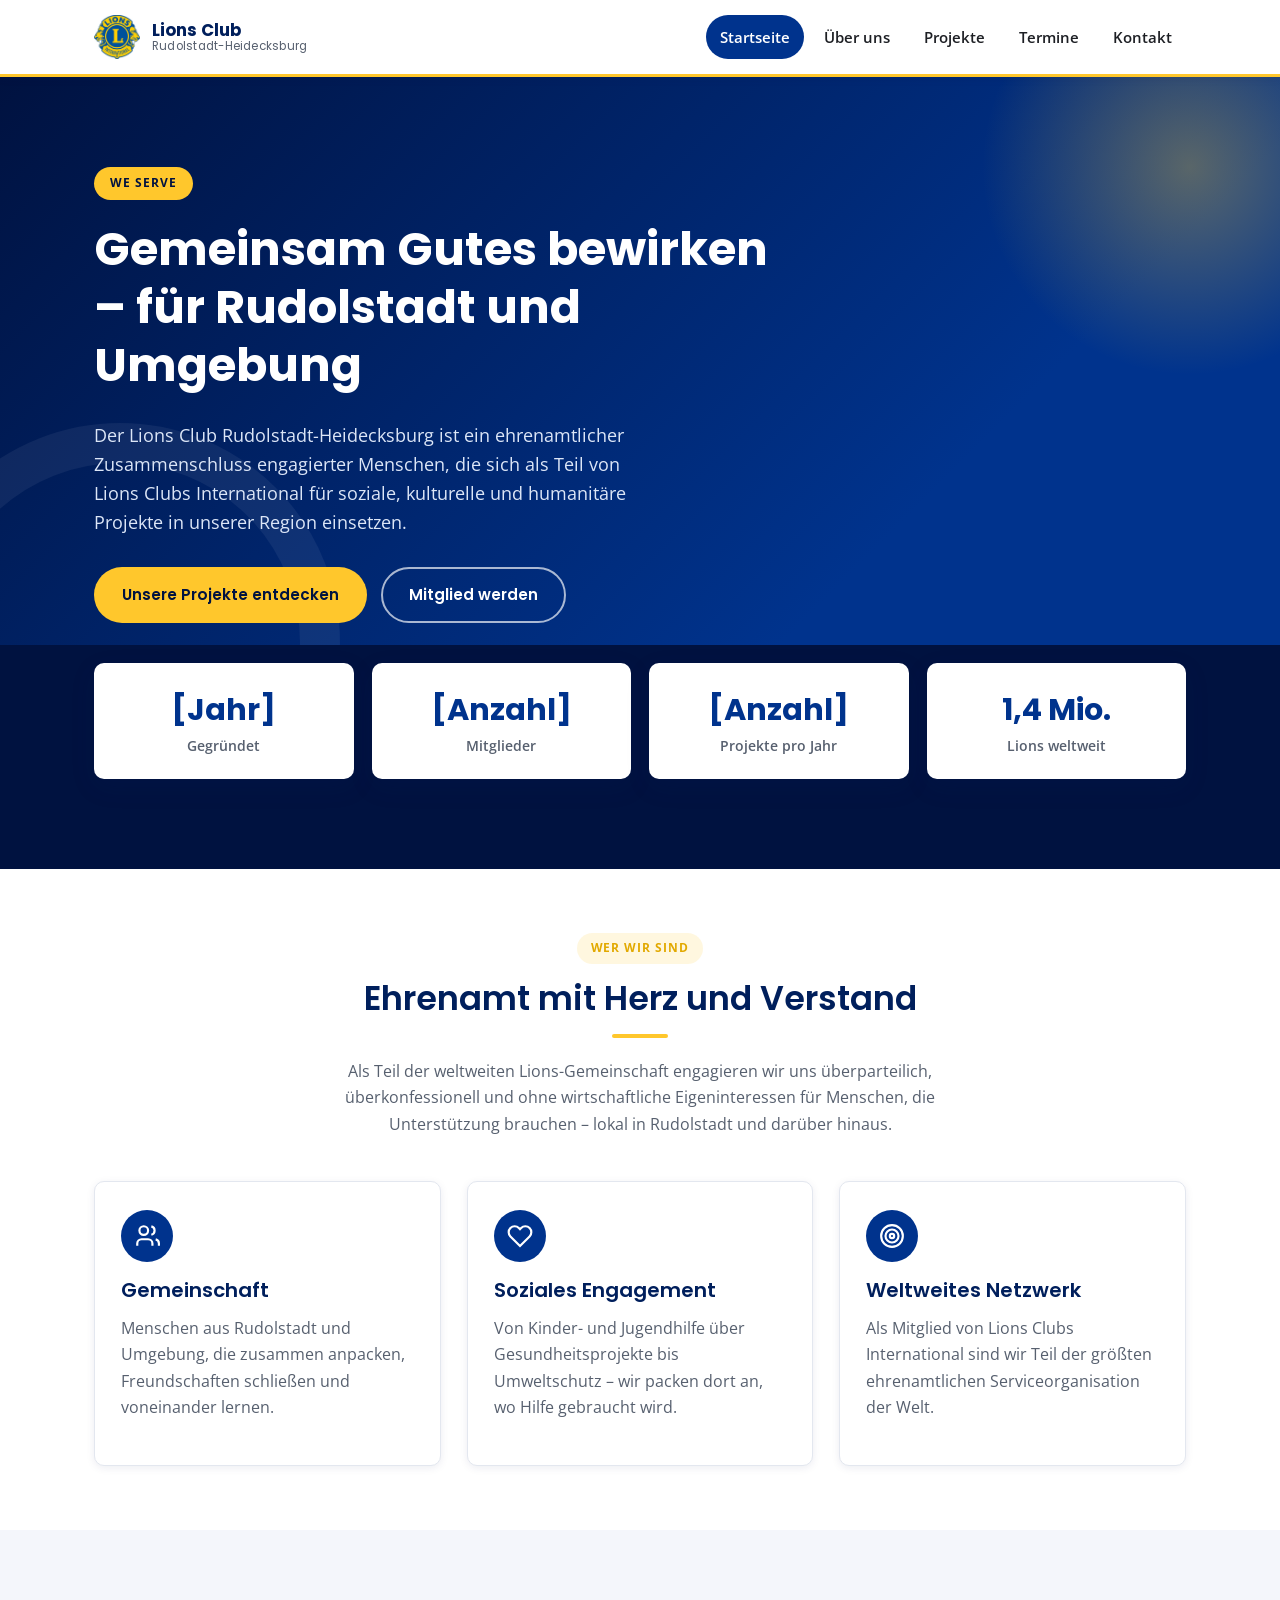
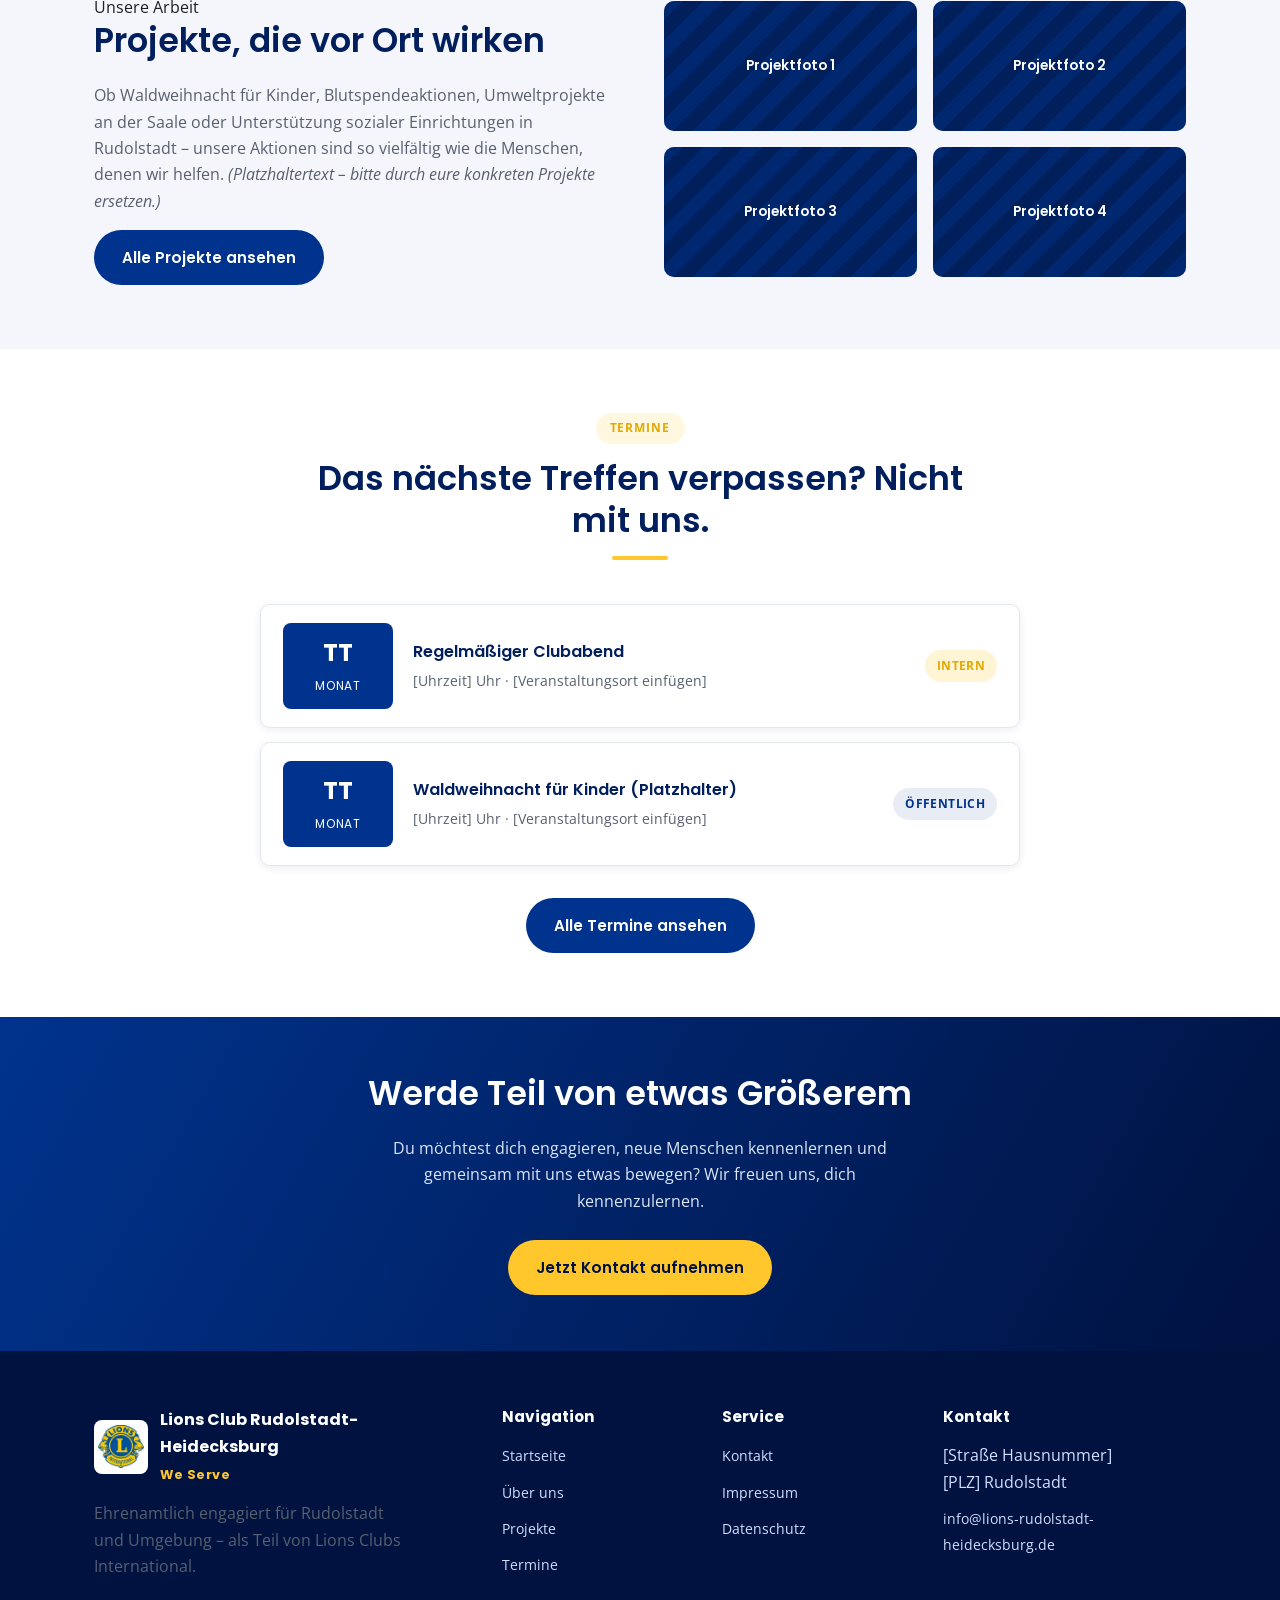
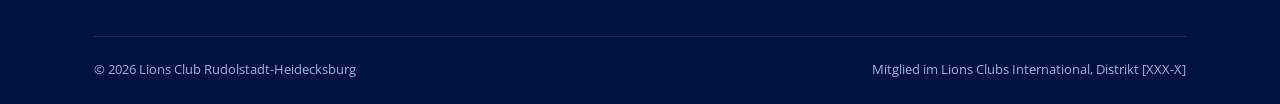
<file: index.html>
<!DOCTYPE html>
<html lang="de">
<head>
<meta charset="UTF-8">
<meta name="viewport" content="width=device-width, initial-scale=1.0">
<title>Lions Club Rudolstadt-Heidecksburg – We Serve</title>
<meta name="description" content="Lions Club Rudolstadt-Heidecksburg: ehrenamtliches Engagement für Menschen in unserer Region. Erfahren Sie mehr über unsere Projekte, Termine und wie Sie mitmachen können.">
<link rel="icon" href="data:image/svg+xml,%3Csvg xmlns='http://www.w3.org/2000/svg' viewBox='0 0 100 100'%3E%3Ccircle cx='50' cy='50' r='48' fill='%2300338d'/%3E%3Ccircle cx='50' cy='50' r='48' fill='none' stroke='%23ffc72c' stroke-width='6'/%3E%3Ctext x='50' y='63' font-family='Arial' font-weight='700' font-size='38' fill='%23ffc72c' text-anchor='middle'%3EL%3C/text%3E%3C/svg%3E">
<link rel="preconnect" href="https://fonts.googleapis.com">
<link rel="preconnect" href="https://fonts.gstatic.com" crossorigin>
<link href="https://fonts.googleapis.com/css2?family=Open+Sans:wght@400;600;700&family=Poppins:wght@500;600;700&display=swap" rel="stylesheet">
<link rel="stylesheet" href="css/style.css">
</head>
<body>

<header class="site-header">
  <div class="nav-wrap">
    <a href="index.html" class="brand">
      <img src="img/logo.jpg" alt="Logo Lions Club Rudolstadt-Heidecksburg" class="lions-badge">
      <span>Lions Club<br><small>Rudolstadt-Heidecksburg</small></span>
    </a>
    <button class="nav-toggle" aria-label="Menü öffnen" aria-expanded="false">
      <span></span><span></span><span></span>
    </button>
    <ul class="nav-links">
      <li><a href="index.html">Startseite</a></li>
      <li><a href="ueber-uns.html">Über uns</a></li>
      <li><a href="projekte.html">Projekte</a></li>
      <li><a href="termine.html">Termine</a></li>
      <li><a href="kontakt.html">Kontakt</a></li>
    </ul>
  </div>
</header>

<section class="hero">
  <div class="container">
    <div class="hero-inner">
      <span class="eyebrow">We Serve</span>
      <h1>Gemeinsam Gutes bewirken – für Rudolstadt und Umgebung</h1>
      <p class="lead">
        Der Lions Club Rudolstadt-Heidecksburg ist ein ehrenamtlicher Zusammenschluss
        engagierter Menschen, die sich als Teil von Lions Clubs International für
        soziale, kulturelle und humanitäre Projekte in unserer Region einsetzen.
      </p>
      <div class="hero-actions">
        <a href="projekte.html" class="btn btn-gold">Unsere Projekte entdecken</a>
        <a href="kontakt.html" class="btn btn-outline">Mitglied werden</a>
      </div>
    </div>
  </div>
</section>

<div class="hero-strip">
  <div class="container">
    <div class="stat-cards">
      <div class="stat-card">
        <div class="num">[Jahr]</div>
        <div class="label">Gegründet</div>
      </div>
      <div class="stat-card">
        <div class="num">[Anzahl]</div>
        <div class="label">Mitglieder</div>
      </div>
      <div class="stat-card">
        <div class="num">[Anzahl]</div>
        <div class="label">Projekte pro Jahr</div>
      </div>
      <div class="stat-card">
        <div class="num">1,4 Mio.</div>
        <div class="label">Lions weltweit</div>
      </div>
    </div>
  </div>
</div>

<section>
  <div class="container">
    <div class="section-header">
      <span class="eyebrow">Wer wir sind</span>
      <h2>Ehrenamt mit Herz und Verstand</h2>
      <p>
        Als Teil der weltweiten Lions-Gemeinschaft engagieren wir uns überparteilich,
        überkonfessionell und ohne wirtschaftliche Eigeninteressen für Menschen, die
        Unterstützung brauchen – lokal in Rudolstadt und darüber hinaus.
      </p>
    </div>

    <div class="grid grid-3">
      <div class="card">
        <div class="icon">
          <svg viewBox="0 0 24 24" fill="none" stroke="currentColor" stroke-width="2"><path d="M17 21v-2a4 4 0 0 0-4-4H7a4 4 0 0 0-4 4v2"/><circle cx="9" cy="7" r="4"/><path d="M23 21v-2a4 4 0 0 0-3-3.87"/><path d="M16 3.13a4 4 0 0 1 0 7.75"/></svg>
        </div>
        <h3>Gemeinschaft</h3>
        <p>Menschen aus Rudolstadt und Umgebung, die zusammen anpacken, Freundschaften
        schließen und voneinander lernen.</p>
      </div>
      <div class="card">
        <div class="icon">
          <svg viewBox="0 0 24 24" fill="none" stroke="currentColor" stroke-width="2"><path d="M20.84 4.61a5.5 5.5 0 0 0-7.78 0L12 5.67l-1.06-1.06a5.5 5.5 0 1 0-7.78 7.78L12 21.23l8.84-8.84a5.5 5.5 0 0 0 0-7.78Z"/></svg>
        </div>
        <h3>Soziales Engagement</h3>
        <p>Von Kinder- und Jugendhilfe über Gesundheitsprojekte bis Umweltschutz –
        wir packen dort an, wo Hilfe gebraucht wird.</p>
      </div>
      <div class="card">
        <div class="icon">
          <svg viewBox="0 0 24 24" fill="none" stroke="currentColor" stroke-width="2"><circle cx="12" cy="12" r="10"/><circle cx="12" cy="12" r="6"/><circle cx="12" cy="12" r="2"/></svg>
        </div>
        <h3>Weltweites Netzwerk</h3>
        <p>Als Mitglied von Lions Clubs International sind wir Teil der größten
        ehrenamtlichen Serviceorganisation der Welt.</p>
      </div>
    </div>
  </div>
</section>

<section class="section-alt">
  <div class="container">
    <div class="grid grid-2" style="align-items:center; gap:48px;">
      <div>
        <span class="eyebrow">Unsere Arbeit</span>
        <h2>Projekte, die vor Ort wirken</h2>
        <p>
          Ob Waldweihnacht für Kinder, Blutspendeaktionen, Umweltprojekte an der
          Saale oder Unterstützung sozialer Einrichtungen in Rudolstadt – unsere
          Aktionen sind so vielfältig wie die Menschen, denen wir helfen.
          <em>(Platzhaltertext – bitte durch eure konkreten Projekte ersetzen.)</em>
        </p>
        <a href="projekte.html" class="btn btn-blue">Alle Projekte ansehen</a>
      </div>
      <div class="grid" style="grid-template-columns:1fr 1fr; gap:16px;">
        <div class="photo-placeholder" style="min-height:130px;"><span>Projektfoto 1</span></div>
        <div class="photo-placeholder" style="min-height:130px;"><span>Projektfoto 2</span></div>
        <div class="photo-placeholder" style="min-height:130px;"><span>Projektfoto 3</span></div>
        <div class="photo-placeholder" style="min-height:130px;"><span>Projektfoto 4</span></div>
      </div>
    </div>
  </div>
</section>

<section>
  <div class="container">
    <div class="section-header">
      <span class="eyebrow">Termine</span>
      <h2>Das nächste Treffen verpassen? Nicht mit uns.</h2>
    </div>
    <div class="events-list" style="max-width:760px; margin:0 auto;">
      <div class="event-row">
        <div class="event-date"><span class="day">TT</span><span class="month">Monat</span></div>
        <div>
          <p class="event-title">Regelmäßiger Clubabend</p>
          <p class="event-meta">[Uhrzeit] Uhr · [Veranstaltungsort einfügen]</p>
        </div>
        <span class="event-badge">Intern</span>
      </div>
      <div class="event-row">
        <div class="event-date"><span class="day">TT</span><span class="month">Monat</span></div>
        <div>
          <p class="event-title">Waldweihnacht für Kinder (Platzhalter)</p>
          <p class="event-meta">[Uhrzeit] Uhr · [Veranstaltungsort einfügen]</p>
        </div>
        <span class="event-badge public">Öffentlich</span>
      </div>
    </div>
    <div style="text-align:center; margin-top:32px;">
      <a href="termine.html" class="btn btn-blue">Alle Termine ansehen</a>
    </div>
  </div>
</section>

<section class="cta-band">
  <div class="container">
    <h2>Werde Teil von etwas Größerem</h2>
    <p>
      Du möchtest dich engagieren, neue Menschen kennenlernen und gemeinsam mit uns
      etwas bewegen? Wir freuen uns, dich kennenzulernen.
    </p>
    <a href="kontakt.html" class="btn btn-gold">Jetzt Kontakt aufnehmen</a>
  </div>
</section>

<footer class="site-footer">
  <div class="container">
    <div class="footer-grid">
      <div>
        <div class="footer-brand">
          <img src="img/logo.jpg" alt="Logo Lions Club Rudolstadt-Heidecksburg" class="lions-badge">
          <div>
            <strong>Lions Club Rudolstadt-Heidecksburg</strong>
            <span class="motto">We Serve</span>
          </div>
        </div>
        <p style="max-width:320px;">
          Ehrenamtlich engagiert für Rudolstadt und Umgebung – als Teil von
          Lions Clubs International.
        </p>
      </div>
      <div>
        <h4>Navigation</h4>
        <ul class="footer-links">
          <li><a href="index.html">Startseite</a></li>
          <li><a href="ueber-uns.html">Über uns</a></li>
          <li><a href="projekte.html">Projekte</a></li>
          <li><a href="termine.html">Termine</a></li>
        </ul>
      </div>
      <div>
        <h4>Service</h4>
        <ul class="footer-links">
          <li><a href="kontakt.html">Kontakt</a></li>
          <li><a href="impressum.html">Impressum</a></li>
          <li><a href="datenschutz.html">Datenschutz</a></li>
        </ul>
      </div>
      <div>
        <h4>Kontakt</h4>
        <ul class="footer-links">
          <li>[Straße Hausnummer]<br>[PLZ] Rudolstadt</li>
          <li><a href="mailto:info@lions-rudolstadt-heidecksburg.de">info@lions-rudolstadt-heidecksburg.de</a></li>
        </ul>
      </div>
    </div>
    <div class="footer-bottom">
      <span>© <span data-current-year>2026</span> Lions Club Rudolstadt-Heidecksburg</span>
      <span>Mitglied im Lions Clubs International, Distrikt [XXX-X]</span>
    </div>
  </div>
</footer>

<script src="js/script.js"></script>
</body>
</html>
</file>
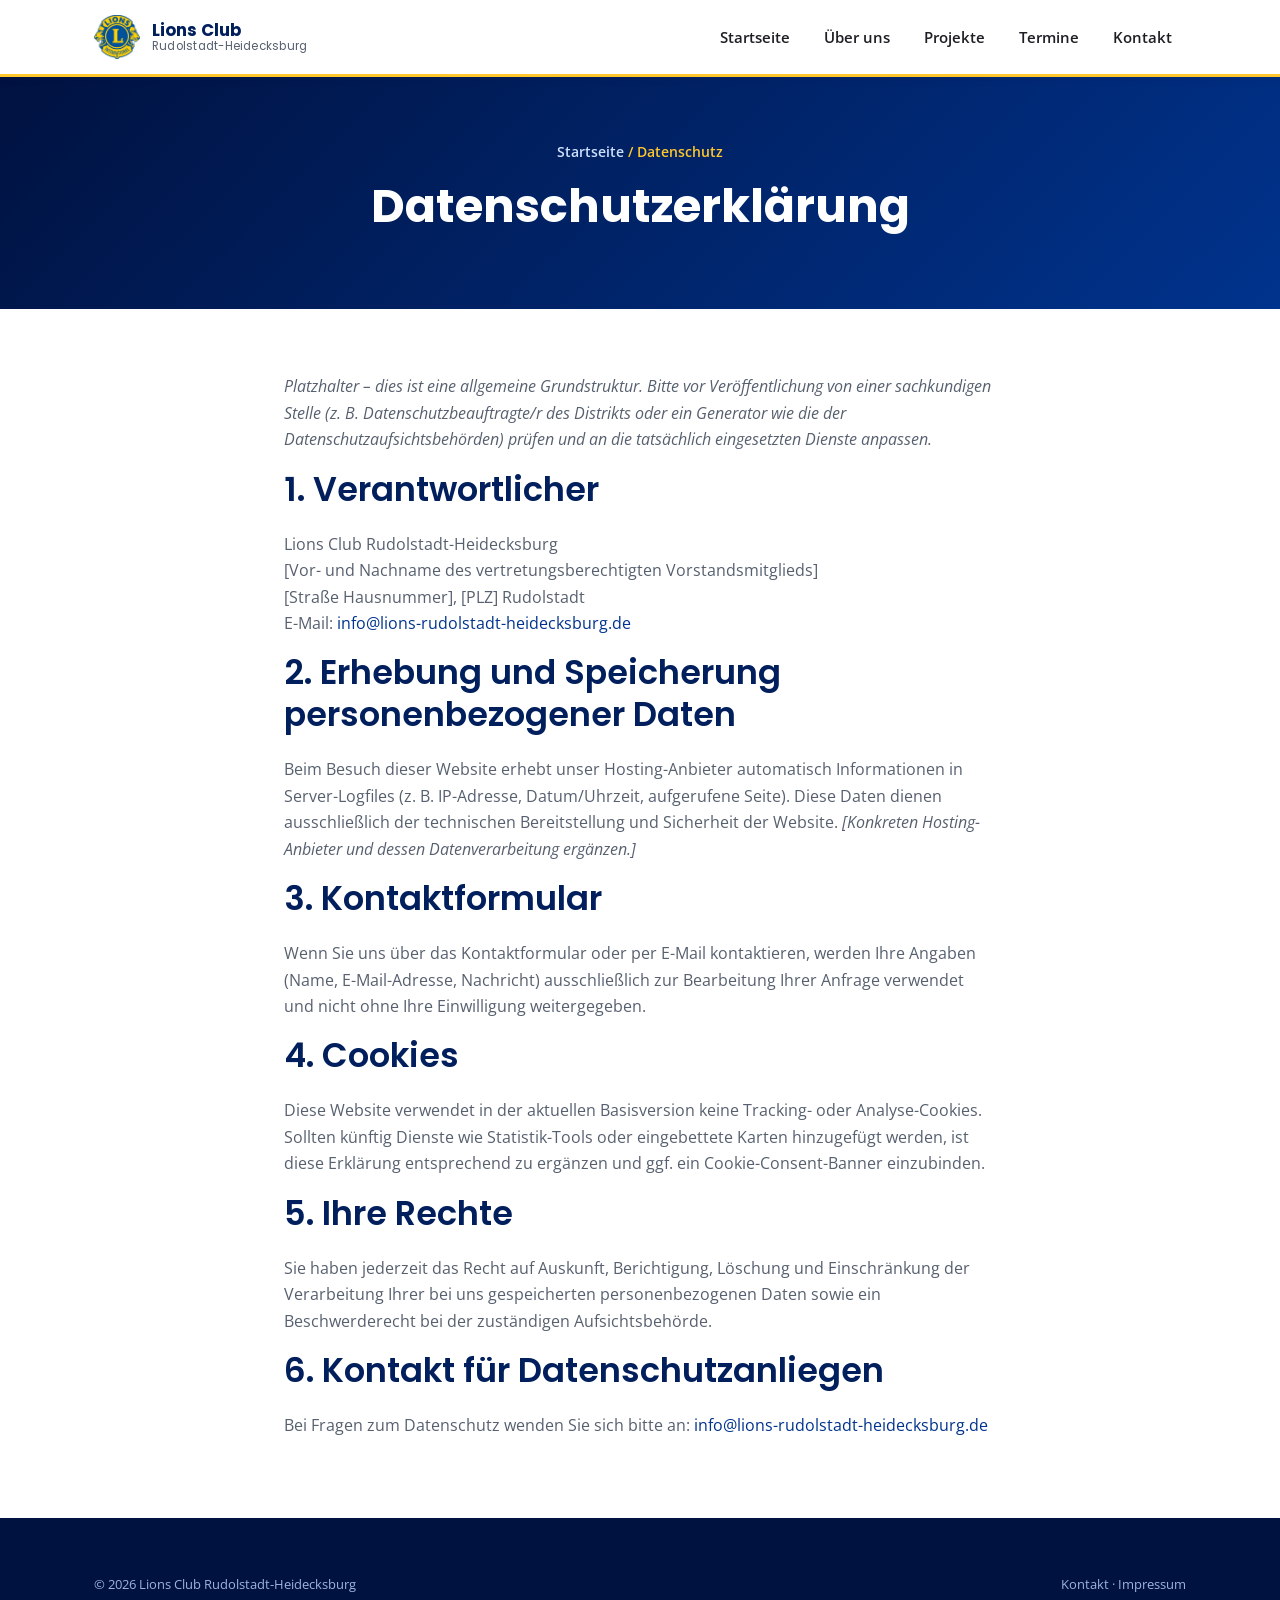
<file: datenschutz.html>
<!DOCTYPE html>
<html lang="de">
<head>
<meta charset="UTF-8">
<meta name="viewport" content="width=device-width, initial-scale=1.0">
<title>Datenschutz – Lions Club Rudolstadt-Heidecksburg</title>
<link rel="icon" href="data:image/svg+xml,%3Csvg xmlns='http://www.w3.org/2000/svg' viewBox='0 0 100 100'%3E%3Ccircle cx='50' cy='50' r='48' fill='%2300338d'/%3E%3Ccircle cx='50' cy='50' r='48' fill='none' stroke='%23ffc72c' stroke-width='6'/%3E%3Ctext x='50' y='63' font-family='Arial' font-weight='700' font-size='38' fill='%23ffc72c' text-anchor='middle'%3EL%3C/text%3E%3C/svg%3E">
<link rel="preconnect" href="https://fonts.googleapis.com">
<link rel="preconnect" href="https://fonts.gstatic.com" crossorigin>
<link href="https://fonts.googleapis.com/css2?family=Open+Sans:wght@400;600;700&family=Poppins:wght@500;600;700&display=swap" rel="stylesheet">
<link rel="stylesheet" href="css/style.css">
</head>
<body>

<header class="site-header">
  <div class="nav-wrap">
    <a href="index.html" class="brand">
      <img src="img/logo.jpg" alt="Logo Lions Club Rudolstadt-Heidecksburg" class="lions-badge">
      <span>Lions Club<br><small>Rudolstadt-Heidecksburg</small></span>
    </a>
    <button class="nav-toggle" aria-label="Menü öffnen" aria-expanded="false">
      <span></span><span></span><span></span>
    </button>
    <ul class="nav-links">
      <li><a href="index.html">Startseite</a></li>
      <li><a href="ueber-uns.html">Über uns</a></li>
      <li><a href="projekte.html">Projekte</a></li>
      <li><a href="termine.html">Termine</a></li>
      <li><a href="kontakt.html">Kontakt</a></li>
    </ul>
  </div>
</header>

<section class="page-hero">
  <div class="container">
    <div class="breadcrumb"><a href="index.html">Startseite</a> / Datenschutz</div>
    <h1>Datenschutzerklärung</h1>
  </div>
</section>

<section>
  <div class="container" style="max-width:760px;">
    <p><em>
      Platzhalter – dies ist eine allgemeine Grundstruktur. Bitte vor
      Veröffentlichung von einer sachkundigen Stelle (z. B. Datenschutzbeauftragte/r
      des Distrikts oder ein Generator wie die der Datenschutzaufsichtsbehörden)
      prüfen und an die tatsächlich eingesetzten Dienste anpassen.
    </em></p>

    <h2>1. Verantwortlicher</h2>
    <p>
      Lions Club Rudolstadt-Heidecksburg<br>
      [Vor- und Nachname des vertretungsberechtigten Vorstandsmitglieds]<br>
      [Straße Hausnummer], [PLZ] Rudolstadt<br>
      E-Mail: <a href="mailto:info@lions-rudolstadt-heidecksburg.de">info@lions-rudolstadt-heidecksburg.de</a>
    </p>

    <h2>2. Erhebung und Speicherung personenbezogener Daten</h2>
    <p>
      Beim Besuch dieser Website erhebt unser Hosting-Anbieter automatisch
      Informationen in Server-Logfiles (z. B. IP-Adresse, Datum/Uhrzeit,
      aufgerufene Seite). Diese Daten dienen ausschließlich der technischen
      Bereitstellung und Sicherheit der Website.
      <em>[Konkreten Hosting-Anbieter und dessen Datenverarbeitung ergänzen.]</em>
    </p>

    <h2>3. Kontaktformular</h2>
    <p>
      Wenn Sie uns über das Kontaktformular oder per E-Mail kontaktieren,
      werden Ihre Angaben (Name, E-Mail-Adresse, Nachricht) ausschließlich zur
      Bearbeitung Ihrer Anfrage verwendet und nicht ohne Ihre Einwilligung
      weitergegeben.
    </p>

    <h2>4. Cookies</h2>
    <p>
      Diese Website verwendet in der aktuellen Basisversion keine
      Tracking- oder Analyse-Cookies. Sollten künftig Dienste wie
      Statistik-Tools oder eingebettete Karten hinzugefügt werden, ist diese
      Erklärung entsprechend zu ergänzen und ggf. ein Cookie-Consent-Banner
      einzubinden.
    </p>

    <h2>5. Ihre Rechte</h2>
    <p>
      Sie haben jederzeit das Recht auf Auskunft, Berichtigung, Löschung und
      Einschränkung der Verarbeitung Ihrer bei uns gespeicherten
      personenbezogenen Daten sowie ein Beschwerderecht bei der zuständigen
      Aufsichtsbehörde.
    </p>

    <h2>6. Kontakt für Datenschutzanliegen</h2>
    <p>
      Bei Fragen zum Datenschutz wenden Sie sich bitte an:
      <a href="mailto:info@lions-rudolstadt-heidecksburg.de">info@lions-rudolstadt-heidecksburg.de</a>
    </p>
  </div>
</section>

<footer class="site-footer">
  <div class="container">
    <div class="footer-bottom" style="border-top:none; padding-top:0;">
      <span>© <span data-current-year>2026</span> Lions Club Rudolstadt-Heidecksburg</span>
      <span><a href="kontakt.html">Kontakt</a> · <a href="impressum.html">Impressum</a></span>
    </div>
  </div>
</footer>

<script src="js/script.js"></script>
</body>
</html>
</file>
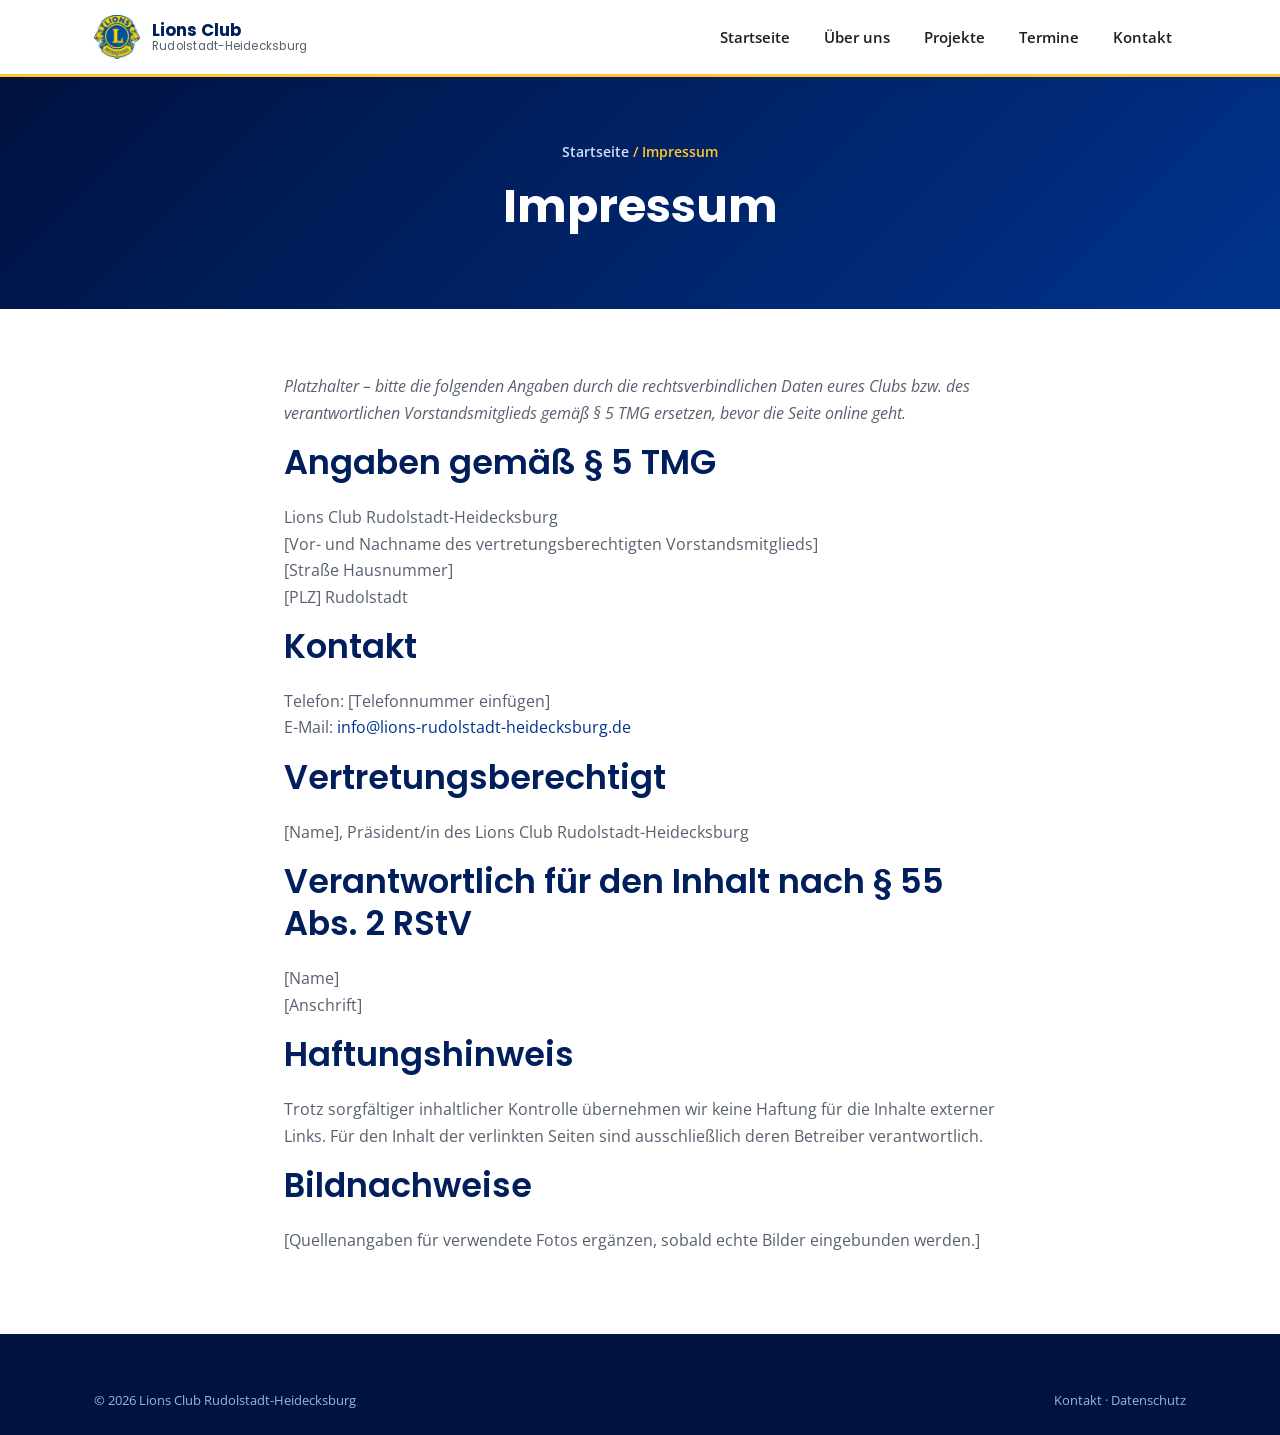
<file: impressum.html>
<!DOCTYPE html>
<html lang="de">
<head>
<meta charset="UTF-8">
<meta name="viewport" content="width=device-width, initial-scale=1.0">
<title>Impressum – Lions Club Rudolstadt-Heidecksburg</title>
<link rel="icon" href="data:image/svg+xml,%3Csvg xmlns='http://www.w3.org/2000/svg' viewBox='0 0 100 100'%3E%3Ccircle cx='50' cy='50' r='48' fill='%2300338d'/%3E%3Ccircle cx='50' cy='50' r='48' fill='none' stroke='%23ffc72c' stroke-width='6'/%3E%3Ctext x='50' y='63' font-family='Arial' font-weight='700' font-size='38' fill='%23ffc72c' text-anchor='middle'%3EL%3C/text%3E%3C/svg%3E">
<link rel="preconnect" href="https://fonts.googleapis.com">
<link rel="preconnect" href="https://fonts.gstatic.com" crossorigin>
<link href="https://fonts.googleapis.com/css2?family=Open+Sans:wght@400;600;700&family=Poppins:wght@500;600;700&display=swap" rel="stylesheet">
<link rel="stylesheet" href="css/style.css">
</head>
<body>

<header class="site-header">
  <div class="nav-wrap">
    <a href="index.html" class="brand">
      <img src="img/logo.jpg" alt="Logo Lions Club Rudolstadt-Heidecksburg" class="lions-badge">
      <span>Lions Club<br><small>Rudolstadt-Heidecksburg</small></span>
    </a>
    <button class="nav-toggle" aria-label="Menü öffnen" aria-expanded="false">
      <span></span><span></span><span></span>
    </button>
    <ul class="nav-links">
      <li><a href="index.html">Startseite</a></li>
      <li><a href="ueber-uns.html">Über uns</a></li>
      <li><a href="projekte.html">Projekte</a></li>
      <li><a href="termine.html">Termine</a></li>
      <li><a href="kontakt.html">Kontakt</a></li>
    </ul>
  </div>
</header>

<section class="page-hero">
  <div class="container">
    <div class="breadcrumb"><a href="index.html">Startseite</a> / Impressum</div>
    <h1>Impressum</h1>
  </div>
</section>

<section>
  <div class="container" style="max-width:760px;">
    <p><em>
      Platzhalter – bitte die folgenden Angaben durch die rechtsverbindlichen
      Daten eures Clubs bzw. des verantwortlichen Vorstandsmitglieds gemäß
      § 5 TMG ersetzen, bevor die Seite online geht.
    </em></p>

    <h2>Angaben gemäß § 5 TMG</h2>
    <p>
      Lions Club Rudolstadt-Heidecksburg<br>
      [Vor- und Nachname des vertretungsberechtigten Vorstandsmitglieds]<br>
      [Straße Hausnummer]<br>
      [PLZ] Rudolstadt
    </p>

    <h2>Kontakt</h2>
    <p>
      Telefon: [Telefonnummer einfügen]<br>
      E-Mail: <a href="mailto:info@lions-rudolstadt-heidecksburg.de">info@lions-rudolstadt-heidecksburg.de</a>
    </p>

    <h2>Vertretungsberechtigt</h2>
    <p>[Name], Präsident/in des Lions Club Rudolstadt-Heidecksburg</p>

    <h2>Verantwortlich für den Inhalt nach § 55 Abs. 2 RStV</h2>
    <p>
      [Name]<br>
      [Anschrift]
    </p>

    <h2>Haftungshinweis</h2>
    <p>
      Trotz sorgfältiger inhaltlicher Kontrolle übernehmen wir keine Haftung
      für die Inhalte externer Links. Für den Inhalt der verlinkten Seiten
      sind ausschließlich deren Betreiber verantwortlich.
    </p>

    <h2>Bildnachweise</h2>
    <p>[Quellenangaben für verwendete Fotos ergänzen, sobald echte Bilder eingebunden werden.]</p>
  </div>
</section>

<footer class="site-footer">
  <div class="container">
    <div class="footer-bottom" style="border-top:none; padding-top:0;">
      <span>© <span data-current-year>2026</span> Lions Club Rudolstadt-Heidecksburg</span>
      <span><a href="kontakt.html">Kontakt</a> · <a href="datenschutz.html">Datenschutz</a></span>
    </div>
  </div>
</footer>

<script src="js/script.js"></script>
</body>
</html>
</file>
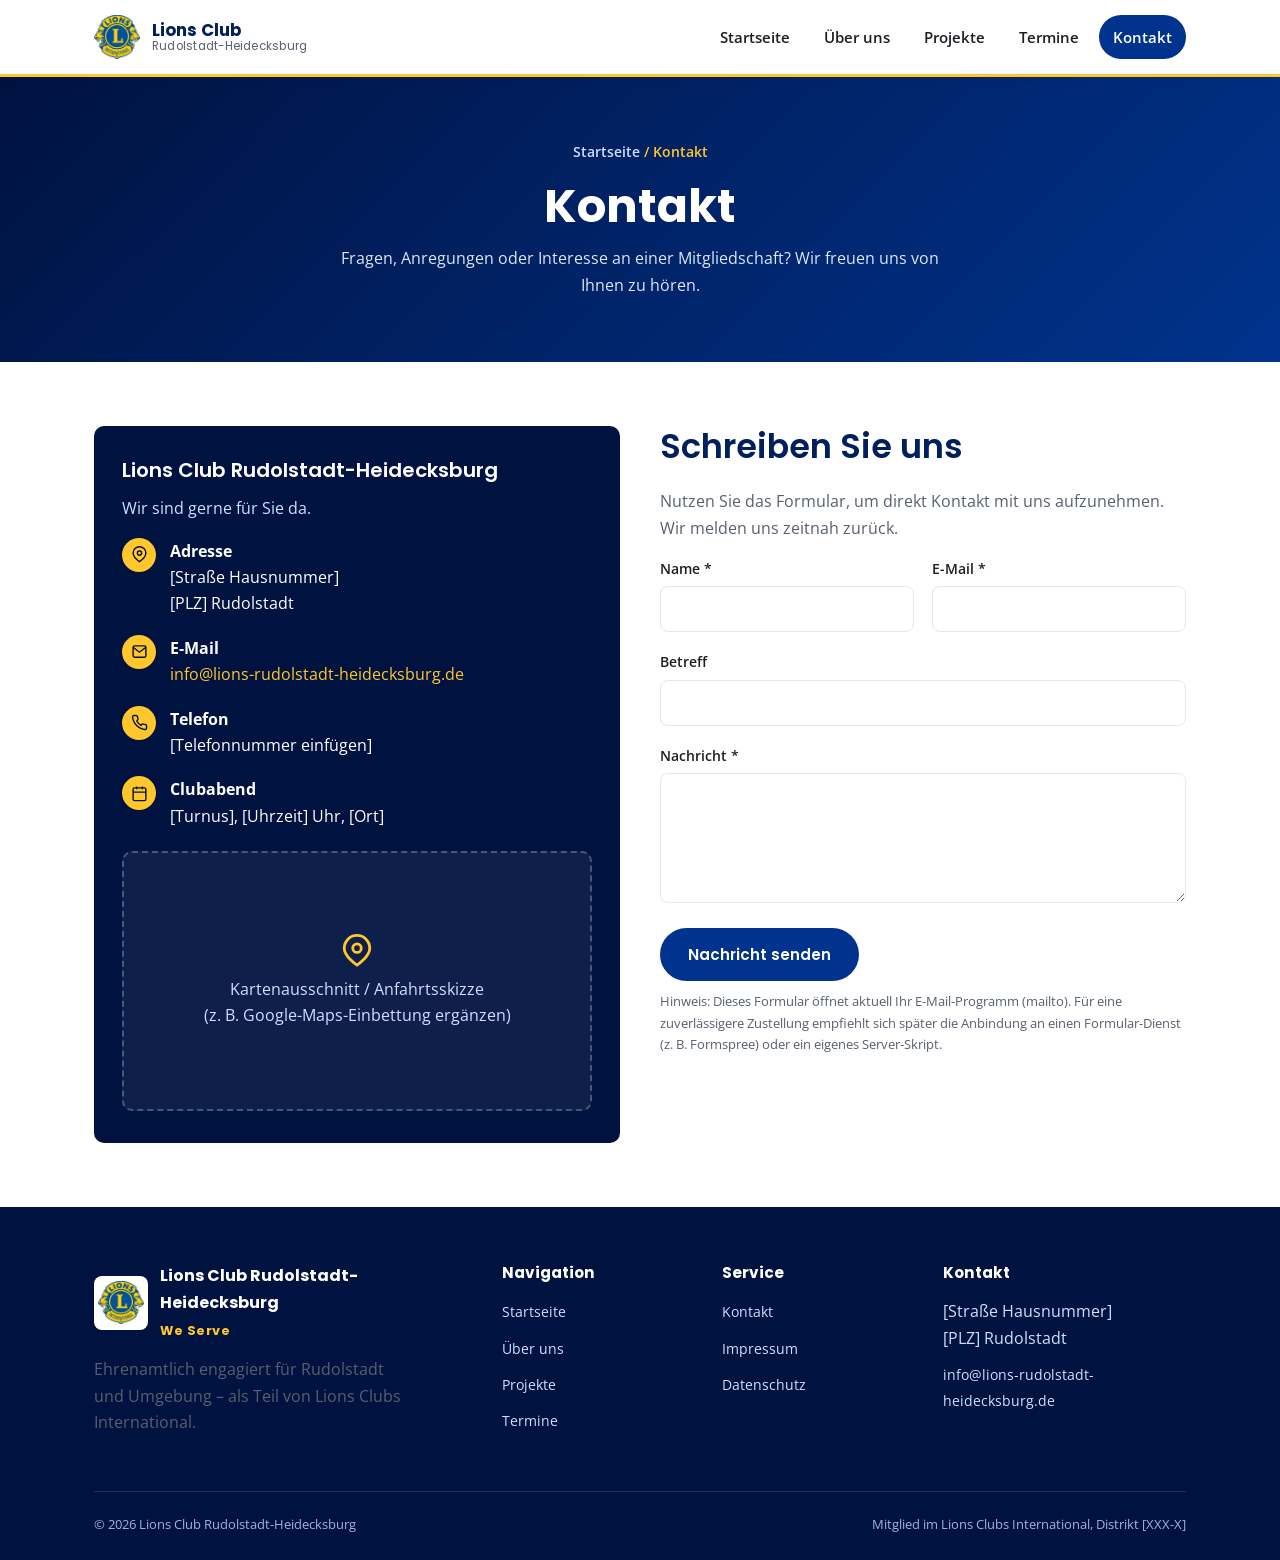
<file: kontakt.html>
<!DOCTYPE html>
<html lang="de">
<head>
<meta charset="UTF-8">
<meta name="viewport" content="width=device-width, initial-scale=1.0">
<title>Kontakt – Lions Club Rudolstadt-Heidecksburg</title>
<meta name="description" content="Kontaktieren Sie den Lions Club Rudolstadt-Heidecksburg – für Fragen, Kooperationen oder wenn Sie Mitglied werden möchten.">
<link rel="icon" href="data:image/svg+xml,%3Csvg xmlns='http://www.w3.org/2000/svg' viewBox='0 0 100 100'%3E%3Ccircle cx='50' cy='50' r='48' fill='%2300338d'/%3E%3Ccircle cx='50' cy='50' r='48' fill='none' stroke='%23ffc72c' stroke-width='6'/%3E%3Ctext x='50' y='63' font-family='Arial' font-weight='700' font-size='38' fill='%23ffc72c' text-anchor='middle'%3EL%3C/text%3E%3C/svg%3E">
<link rel="preconnect" href="https://fonts.googleapis.com">
<link rel="preconnect" href="https://fonts.gstatic.com" crossorigin>
<link href="https://fonts.googleapis.com/css2?family=Open+Sans:wght@400;600;700&family=Poppins:wght@500;600;700&display=swap" rel="stylesheet">
<link rel="stylesheet" href="css/style.css">
</head>
<body>

<header class="site-header">
  <div class="nav-wrap">
    <a href="index.html" class="brand">
      <img src="img/logo.jpg" alt="Logo Lions Club Rudolstadt-Heidecksburg" class="lions-badge">
      <span>Lions Club<br><small>Rudolstadt-Heidecksburg</small></span>
    </a>
    <button class="nav-toggle" aria-label="Menü öffnen" aria-expanded="false">
      <span></span><span></span><span></span>
    </button>
    <ul class="nav-links">
      <li><a href="index.html">Startseite</a></li>
      <li><a href="ueber-uns.html">Über uns</a></li>
      <li><a href="projekte.html">Projekte</a></li>
      <li><a href="termine.html">Termine</a></li>
      <li><a href="kontakt.html">Kontakt</a></li>
    </ul>
  </div>
</header>

<section class="page-hero">
  <div class="container">
    <div class="breadcrumb"><a href="index.html">Startseite</a> / Kontakt</div>
    <h1>Kontakt</h1>
    <p>Fragen, Anregungen oder Interesse an einer Mitgliedschaft? Wir freuen uns von Ihnen zu hören.</p>
  </div>
</section>

<section>
  <div class="container">
    <div class="grid grid-2" style="gap:40px; align-items:start;">

      <div class="contact-info-card">
        <h3>Lions Club Rudolstadt-Heidecksburg</h3>
        <p>Wir sind gerne für Sie da.</p>

        <div class="contact-line">
          <span class="icon-sm">
            <svg viewBox="0 0 24 24" fill="none" stroke="currentColor" stroke-width="2"><path d="M21 10c0 6-9 12-9 12S3 16 3 10a9 9 0 0 1 18 0Z"/><circle cx="12" cy="10" r="3"/></svg>
          </span>
          <div>
            <strong style="color:#fff;">Adresse</strong><br>
            [Straße Hausnummer]<br>[PLZ] Rudolstadt
          </div>
        </div>

        <div class="contact-line">
          <span class="icon-sm">
            <svg viewBox="0 0 24 24" fill="none" stroke="currentColor" stroke-width="2"><path d="M4 4h16v16H4z" opacity="0"/><path d="m3 6 9 7 9-7"/><rect x="3" y="4" width="18" height="16" rx="2"/></svg>
          </span>
          <div>
            <strong style="color:#fff;">E-Mail</strong><br>
            <a href="mailto:info@lions-rudolstadt-heidecksburg.de" style="color:#ffc72c;">info@lions-rudolstadt-heidecksburg.de</a>
          </div>
        </div>

        <div class="contact-line">
          <span class="icon-sm">
            <svg viewBox="0 0 24 24" fill="none" stroke="currentColor" stroke-width="2"><path d="M22 16.92v3a2 2 0 0 1-2.18 2 19.79 19.79 0 0 1-8.63-3.07 19.5 19.5 0 0 1-6-6 19.79 19.79 0 0 1-3.07-8.67A2 2 0 0 1 4.11 2h3a2 2 0 0 1 2 1.72c.13.96.36 1.9.68 2.81a2 2 0 0 1-.45 2.11L8.09 9.91a16 16 0 0 0 6 6l1.27-1.27a2 2 0 0 1 2.11-.45c.91.32 1.85.55 2.81.68A2 2 0 0 1 22 16.92Z"/></svg>
          </span>
          <div>
            <strong style="color:#fff;">Telefon</strong><br>
            [Telefonnummer einfügen]
          </div>
        </div>

        <div class="contact-line">
          <span class="icon-sm">
            <svg viewBox="0 0 24 24" fill="none" stroke="currentColor" stroke-width="2"><rect x="3" y="4" width="18" height="18" rx="2"/><path d="M16 2v4M8 2v4M3 10h18"/></svg>
          </span>
          <div>
            <strong style="color:#fff;">Clubabend</strong><br>
            [Turnus], [Uhrzeit] Uhr, [Ort]
          </div>
        </div>

        <div class="map-placeholder" style="background:rgba(255,255,255,0.06); border-color:rgba(255,255,255,0.25); color:#cfe0ff; margin-top:22px;">
          <svg width="34" height="34" viewBox="0 0 24 24" fill="none" stroke="#ffc72c" stroke-width="2"><path d="M21 10c0 6-9 12-9 12S3 16 3 10a9 9 0 0 1 18 0Z"/><circle cx="12" cy="10" r="3"/></svg>
          <span>Kartenausschnitt / Anfahrtsskizze<br>(z. B. Google-Maps-Einbettung ergänzen)</span>
        </div>
      </div>

      <div>
        <h2>Schreiben Sie uns</h2>
        <p>
          Nutzen Sie das Formular, um direkt Kontakt mit uns aufzunehmen. Wir
          melden uns zeitnah zurück.
        </p>
        <form action="mailto:info@lions-rudolstadt-heidecksburg.de" method="post" enctype="text/plain">
          <div class="form-grid">
            <div>
              <label for="name">Name *</label>
              <input type="text" id="name" name="Name" required>
            </div>
            <div>
              <label for="email">E-Mail *</label>
              <input type="email" id="email" name="E-Mail" required>
            </div>
            <div class="full">
              <label for="subject">Betreff</label>
              <input type="text" id="subject" name="Betreff">
            </div>
            <div class="full">
              <label for="message">Nachricht *</label>
              <textarea id="message" name="Nachricht" required></textarea>
            </div>
            <div class="full">
              <button type="submit" class="btn btn-blue">Nachricht senden</button>
              <p class="form-note">
                Hinweis: Dieses Formular öffnet aktuell Ihr E-Mail-Programm
                (mailto). Für eine zuverlässigere Zustellung empfiehlt sich
                später die Anbindung an einen Formular-Dienst (z. B. Formspree)
                oder ein eigenes Server-Skript.
              </p>
            </div>
          </div>
        </form>
      </div>

    </div>
  </div>
</section>

<footer class="site-footer">
  <div class="container">
    <div class="footer-grid">
      <div>
        <div class="footer-brand">
          <img src="img/logo.jpg" alt="Logo Lions Club Rudolstadt-Heidecksburg" class="lions-badge">
          <div>
            <strong>Lions Club Rudolstadt-Heidecksburg</strong>
            <span class="motto">We Serve</span>
          </div>
        </div>
        <p style="max-width:320px;">
          Ehrenamtlich engagiert für Rudolstadt und Umgebung – als Teil von
          Lions Clubs International.
        </p>
      </div>
      <div>
        <h4>Navigation</h4>
        <ul class="footer-links">
          <li><a href="index.html">Startseite</a></li>
          <li><a href="ueber-uns.html">Über uns</a></li>
          <li><a href="projekte.html">Projekte</a></li>
          <li><a href="termine.html">Termine</a></li>
        </ul>
      </div>
      <div>
        <h4>Service</h4>
        <ul class="footer-links">
          <li><a href="kontakt.html">Kontakt</a></li>
          <li><a href="impressum.html">Impressum</a></li>
          <li><a href="datenschutz.html">Datenschutz</a></li>
        </ul>
      </div>
      <div>
        <h4>Kontakt</h4>
        <ul class="footer-links">
          <li>[Straße Hausnummer]<br>[PLZ] Rudolstadt</li>
          <li><a href="mailto:info@lions-rudolstadt-heidecksburg.de">info@lions-rudolstadt-heidecksburg.de</a></li>
        </ul>
      </div>
    </div>
    <div class="footer-bottom">
      <span>© <span data-current-year>2026</span> Lions Club Rudolstadt-Heidecksburg</span>
      <span>Mitglied im Lions Clubs International, Distrikt [XXX-X]</span>
    </div>
  </div>
</footer>

<script src="js/script.js"></script>
</body>
</html>
</file>
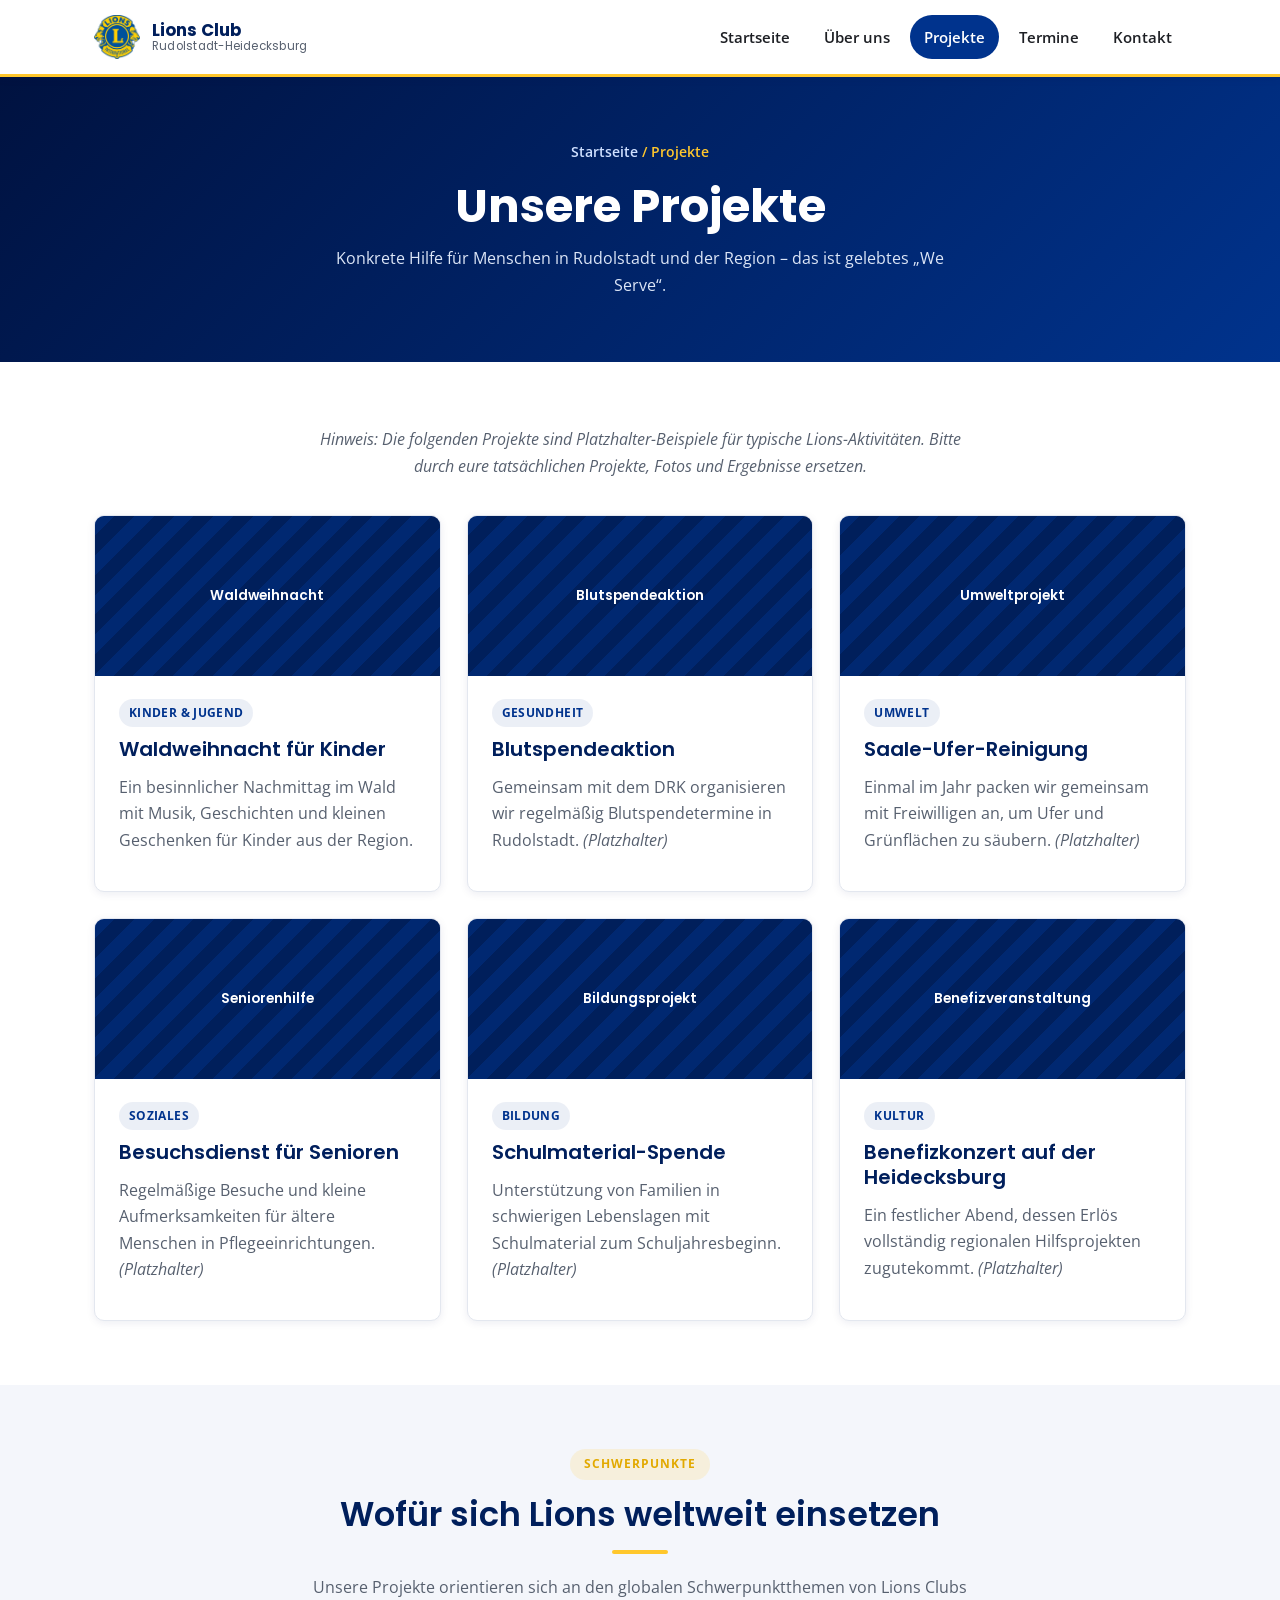
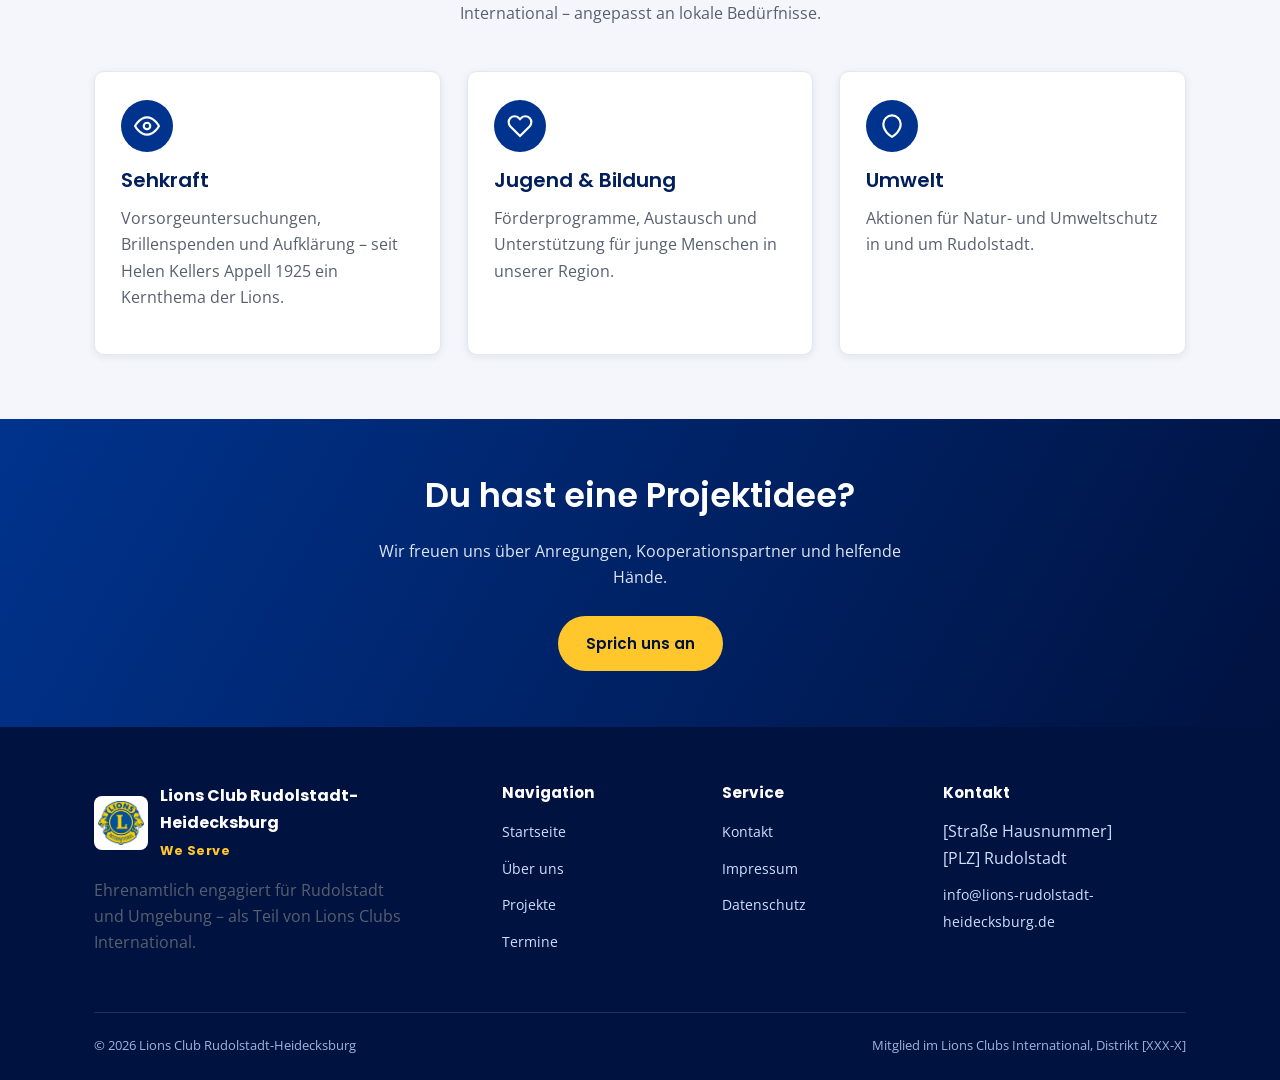
<file: projekte.html>
<!DOCTYPE html>
<html lang="de">
<head>
<meta charset="UTF-8">
<meta name="viewport" content="width=device-width, initial-scale=1.0">
<title>Projekte – Lions Club Rudolstadt-Heidecksburg</title>
<meta name="description" content="Unsere Hilfsprojekte in und um Rudolstadt: soziales, kulturelles und humanitäres Engagement des Lions Club Rudolstadt-Heidecksburg.">
<link rel="icon" href="data:image/svg+xml,%3Csvg xmlns='http://www.w3.org/2000/svg' viewBox='0 0 100 100'%3E%3Ccircle cx='50' cy='50' r='48' fill='%2300338d'/%3E%3Ccircle cx='50' cy='50' r='48' fill='none' stroke='%23ffc72c' stroke-width='6'/%3E%3Ctext x='50' y='63' font-family='Arial' font-weight='700' font-size='38' fill='%23ffc72c' text-anchor='middle'%3EL%3C/text%3E%3C/svg%3E">
<link rel="preconnect" href="https://fonts.googleapis.com">
<link rel="preconnect" href="https://fonts.gstatic.com" crossorigin>
<link href="https://fonts.googleapis.com/css2?family=Open+Sans:wght@400;600;700&family=Poppins:wght@500;600;700&display=swap" rel="stylesheet">
<link rel="stylesheet" href="css/style.css">
</head>
<body>

<header class="site-header">
  <div class="nav-wrap">
    <a href="index.html" class="brand">
      <img src="img/logo.jpg" alt="Logo Lions Club Rudolstadt-Heidecksburg" class="lions-badge">
      <span>Lions Club<br><small>Rudolstadt-Heidecksburg</small></span>
    </a>
    <button class="nav-toggle" aria-label="Menü öffnen" aria-expanded="false">
      <span></span><span></span><span></span>
    </button>
    <ul class="nav-links">
      <li><a href="index.html">Startseite</a></li>
      <li><a href="ueber-uns.html">Über uns</a></li>
      <li><a href="projekte.html">Projekte</a></li>
      <li><a href="termine.html">Termine</a></li>
      <li><a href="kontakt.html">Kontakt</a></li>
    </ul>
  </div>
</header>

<section class="page-hero">
  <div class="container">
    <div class="breadcrumb"><a href="index.html">Startseite</a> / Projekte</div>
    <h1>Unsere Projekte</h1>
    <p>Konkrete Hilfe für Menschen in Rudolstadt und der Region – das ist gelebtes „We Serve“.</p>
  </div>
</section>

<section>
  <div class="container">
    <p style="max-width:680px; margin:0 auto 36px; text-align:center;">
      <em>Hinweis: Die folgenden Projekte sind Platzhalter-Beispiele für typische
      Lions-Aktivitäten. Bitte durch eure tatsächlichen Projekte, Fotos und
      Ergebnisse ersetzen.</em>
    </p>

    <div class="grid grid-3">
      <div class="project-card">
        <div class="photo-placeholder"><span>Waldweihnacht</span></div>
        <div class="body">
          <span class="tag">Kinder &amp; Jugend</span>
          <h3>Waldweihnacht für Kinder</h3>
          <p>Ein besinnlicher Nachmittag im Wald mit Musik, Geschichten und kleinen
          Geschenken für Kinder aus der Region.</p>
        </div>
      </div>
      <div class="project-card">
        <div class="photo-placeholder"><span>Blutspendeaktion</span></div>
        <div class="body">
          <span class="tag">Gesundheit</span>
          <h3>Blutspendeaktion</h3>
          <p>Gemeinsam mit dem DRK organisieren wir regelmäßig Blutspendetermine
          in Rudolstadt. <em>(Platzhalter)</em></p>
        </div>
      </div>
      <div class="project-card">
        <div class="photo-placeholder"><span>Umweltprojekt</span></div>
        <div class="body">
          <span class="tag">Umwelt</span>
          <h3>Saale-Ufer-Reinigung</h3>
          <p>Einmal im Jahr packen wir gemeinsam mit Freiwilligen an, um Ufer und
          Grünflächen zu säubern. <em>(Platzhalter)</em></p>
        </div>
      </div>
      <div class="project-card">
        <div class="photo-placeholder"><span>Seniorenhilfe</span></div>
        <div class="body">
          <span class="tag">Soziales</span>
          <h3>Besuchsdienst für Senioren</h3>
          <p>Regelmäßige Besuche und kleine Aufmerksamkeiten für ältere Menschen
          in Pflegeeinrichtungen. <em>(Platzhalter)</em></p>
        </div>
      </div>
      <div class="project-card">
        <div class="photo-placeholder"><span>Bildungsprojekt</span></div>
        <div class="body">
          <span class="tag">Bildung</span>
          <h3>Schulmaterial-Spende</h3>
          <p>Unterstützung von Familien in schwierigen Lebenslagen mit
          Schulmaterial zum Schuljahresbeginn. <em>(Platzhalter)</em></p>
        </div>
      </div>
      <div class="project-card">
        <div class="photo-placeholder"><span>Benefizveranstaltung</span></div>
        <div class="body">
          <span class="tag">Kultur</span>
          <h3>Benefizkonzert auf der Heidecksburg</h3>
          <p>Ein festlicher Abend, dessen Erlös vollständig regionalen
          Hilfsprojekten zugutekommt. <em>(Platzhalter)</em></p>
        </div>
      </div>
    </div>
  </div>
</section>

<section class="section-alt">
  <div class="container">
    <div class="section-header">
      <span class="eyebrow">Schwerpunkte</span>
      <h2>Wofür sich Lions weltweit einsetzen</h2>
      <p>Unsere Projekte orientieren sich an den globalen Schwerpunktthemen von
      Lions Clubs International – angepasst an lokale Bedürfnisse.</p>
    </div>
    <div class="grid grid-3">
      <div class="card">
        <div class="icon">
          <svg viewBox="0 0 24 24" fill="none" stroke="currentColor" stroke-width="2"><path d="M1 12s4-8 11-8 11 8 11 8-4 8-11 8-11-8-11-8Z"/><circle cx="12" cy="12" r="3"/></svg>
        </div>
        <h3>Sehkraft</h3>
        <p>Vorsorgeuntersuchungen, Brillenspenden und Aufklärung – seit Helen
        Kellers Appell 1925 ein Kernthema der Lions.</p>
      </div>
      <div class="card">
        <div class="icon">
          <svg viewBox="0 0 24 24" fill="none" stroke="currentColor" stroke-width="2"><path d="M20.84 4.61a5.5 5.5 0 0 0-7.78 0L12 5.67l-1.06-1.06a5.5 5.5 0 1 0-7.78 7.78L12 21.23l8.84-8.84a5.5 5.5 0 0 0 0-7.78Z"/></svg>
        </div>
        <h3>Jugend &amp; Bildung</h3>
        <p>Förderprogramme, Austausch und Unterstützung für junge Menschen in
        unserer Region.</p>
      </div>
      <div class="card">
        <div class="icon">
          <svg viewBox="0 0 24 24" fill="none" stroke="currentColor" stroke-width="2"><path d="M12 22s8-4.5 8-11.8A8 8 0 0 0 4 10.2C4 17.5 12 22 12 22Z"/></svg>
        </div>
        <h3>Umwelt</h3>
        <p>Aktionen für Natur- und Umweltschutz in und um Rudolstadt.</p>
      </div>
    </div>
  </div>
</section>

<section class="cta-band">
  <div class="container">
    <h2>Du hast eine Projektidee?</h2>
    <p>Wir freuen uns über Anregungen, Kooperationspartner und helfende Hände.</p>
    <a href="kontakt.html" class="btn btn-gold">Sprich uns an</a>
  </div>
</section>

<footer class="site-footer">
  <div class="container">
    <div class="footer-grid">
      <div>
        <div class="footer-brand">
          <img src="img/logo.jpg" alt="Logo Lions Club Rudolstadt-Heidecksburg" class="lions-badge">
          <div>
            <strong>Lions Club Rudolstadt-Heidecksburg</strong>
            <span class="motto">We Serve</span>
          </div>
        </div>
        <p style="max-width:320px;">
          Ehrenamtlich engagiert für Rudolstadt und Umgebung – als Teil von
          Lions Clubs International.
        </p>
      </div>
      <div>
        <h4>Navigation</h4>
        <ul class="footer-links">
          <li><a href="index.html">Startseite</a></li>
          <li><a href="ueber-uns.html">Über uns</a></li>
          <li><a href="projekte.html">Projekte</a></li>
          <li><a href="termine.html">Termine</a></li>
        </ul>
      </div>
      <div>
        <h4>Service</h4>
        <ul class="footer-links">
          <li><a href="kontakt.html">Kontakt</a></li>
          <li><a href="impressum.html">Impressum</a></li>
          <li><a href="datenschutz.html">Datenschutz</a></li>
        </ul>
      </div>
      <div>
        <h4>Kontakt</h4>
        <ul class="footer-links">
          <li>[Straße Hausnummer]<br>[PLZ] Rudolstadt</li>
          <li><a href="mailto:info@lions-rudolstadt-heidecksburg.de">info@lions-rudolstadt-heidecksburg.de</a></li>
        </ul>
      </div>
    </div>
    <div class="footer-bottom">
      <span>© <span data-current-year>2026</span> Lions Club Rudolstadt-Heidecksburg</span>
      <span>Mitglied im Lions Clubs International, Distrikt [XXX-X]</span>
    </div>
  </div>
</footer>

<script src="js/script.js"></script>
</body>
</html>
</file>
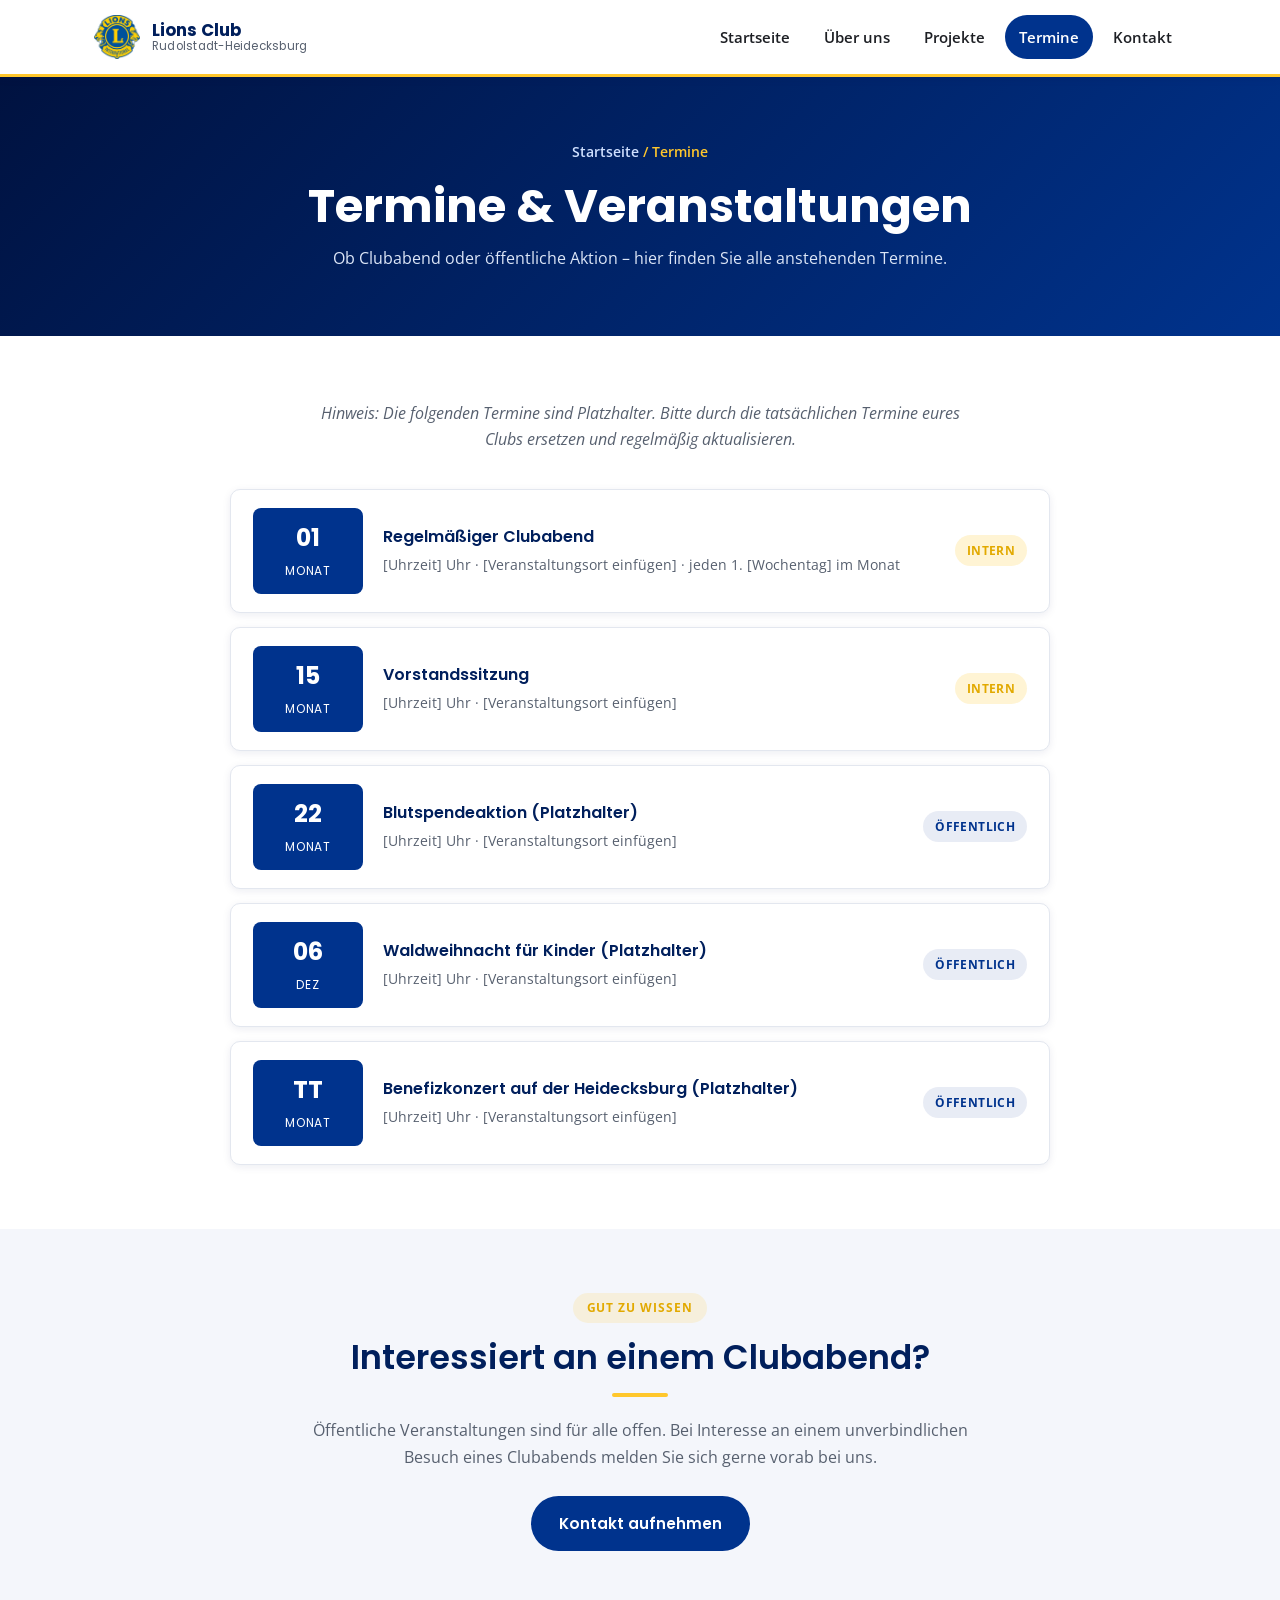
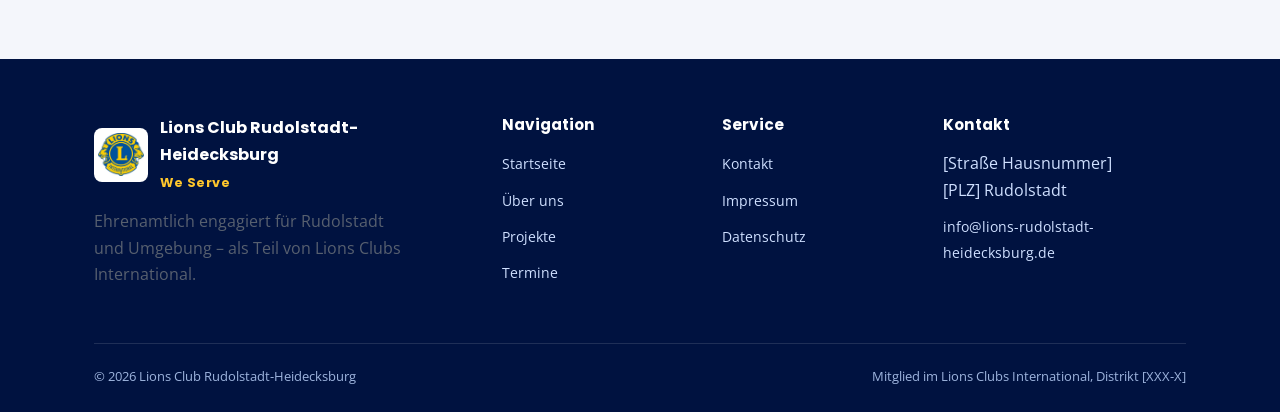
<file: termine.html>
<!DOCTYPE html>
<html lang="de">
<head>
<meta charset="UTF-8">
<meta name="viewport" content="width=device-width, initial-scale=1.0">
<title>Termine – Lions Club Rudolstadt-Heidecksburg</title>
<meta name="description" content="Alle Termine des Lions Club Rudolstadt-Heidecksburg: Clubabende, Veranstaltungen und öffentliche Aktionen.">
<link rel="icon" href="data:image/svg+xml,%3Csvg xmlns='http://www.w3.org/2000/svg' viewBox='0 0 100 100'%3E%3Ccircle cx='50' cy='50' r='48' fill='%2300338d'/%3E%3Ccircle cx='50' cy='50' r='48' fill='none' stroke='%23ffc72c' stroke-width='6'/%3E%3Ctext x='50' y='63' font-family='Arial' font-weight='700' font-size='38' fill='%23ffc72c' text-anchor='middle'%3EL%3C/text%3E%3C/svg%3E">
<link rel="preconnect" href="https://fonts.googleapis.com">
<link rel="preconnect" href="https://fonts.gstatic.com" crossorigin>
<link href="https://fonts.googleapis.com/css2?family=Open+Sans:wght@400;600;700&family=Poppins:wght@500;600;700&display=swap" rel="stylesheet">
<link rel="stylesheet" href="css/style.css">
</head>
<body>

<header class="site-header">
  <div class="nav-wrap">
    <a href="index.html" class="brand">
      <img src="img/logo.jpg" alt="Logo Lions Club Rudolstadt-Heidecksburg" class="lions-badge">
      <span>Lions Club<br><small>Rudolstadt-Heidecksburg</small></span>
    </a>
    <button class="nav-toggle" aria-label="Menü öffnen" aria-expanded="false">
      <span></span><span></span><span></span>
    </button>
    <ul class="nav-links">
      <li><a href="index.html">Startseite</a></li>
      <li><a href="ueber-uns.html">Über uns</a></li>
      <li><a href="projekte.html">Projekte</a></li>
      <li><a href="termine.html">Termine</a></li>
      <li><a href="kontakt.html">Kontakt</a></li>
    </ul>
  </div>
</header>

<section class="page-hero">
  <div class="container">
    <div class="breadcrumb"><a href="index.html">Startseite</a> / Termine</div>
    <h1>Termine &amp; Veranstaltungen</h1>
    <p>Ob Clubabend oder öffentliche Aktion – hier finden Sie alle anstehenden Termine.</p>
  </div>
</section>

<section>
  <div class="container">
    <p style="max-width:680px; margin:0 auto 36px; text-align:center;">
      <em>Hinweis: Die folgenden Termine sind Platzhalter. Bitte durch die
      tatsächlichen Termine eures Clubs ersetzen und regelmäßig aktualisieren.</em>
    </p>

    <div class="events-list" style="max-width:820px; margin:0 auto;">

      <div class="event-row">
        <div class="event-date"><span class="day">01</span><span class="month">Monat</span></div>
        <div>
          <p class="event-title">Regelmäßiger Clubabend</p>
          <p class="event-meta">[Uhrzeit] Uhr · [Veranstaltungsort einfügen] · jeden 1. [Wochentag] im Monat</p>
        </div>
        <span class="event-badge">Intern</span>
      </div>

      <div class="event-row">
        <div class="event-date"><span class="day">15</span><span class="month">Monat</span></div>
        <div>
          <p class="event-title">Vorstandssitzung</p>
          <p class="event-meta">[Uhrzeit] Uhr · [Veranstaltungsort einfügen]</p>
        </div>
        <span class="event-badge">Intern</span>
      </div>

      <div class="event-row">
        <div class="event-date"><span class="day">22</span><span class="month">Monat</span></div>
        <div>
          <p class="event-title">Blutspendeaktion (Platzhalter)</p>
          <p class="event-meta">[Uhrzeit] Uhr · [Veranstaltungsort einfügen]</p>
        </div>
        <span class="event-badge public">Öffentlich</span>
      </div>

      <div class="event-row">
        <div class="event-date"><span class="day">06</span><span class="month">Dez</span></div>
        <div>
          <p class="event-title">Waldweihnacht für Kinder (Platzhalter)</p>
          <p class="event-meta">[Uhrzeit] Uhr · [Veranstaltungsort einfügen]</p>
        </div>
        <span class="event-badge public">Öffentlich</span>
      </div>

      <div class="event-row">
        <div class="event-date"><span class="day">TT</span><span class="month">Monat</span></div>
        <div>
          <p class="event-title">Benefizkonzert auf der Heidecksburg (Platzhalter)</p>
          <p class="event-meta">[Uhrzeit] Uhr · [Veranstaltungsort einfügen]</p>
        </div>
        <span class="event-badge public">Öffentlich</span>
      </div>

    </div>
  </div>
</section>

<section class="section-alt">
  <div class="container">
    <div class="section-header">
      <span class="eyebrow">Gut zu wissen</span>
      <h2>Interessiert an einem Clubabend?</h2>
      <p>
        Öffentliche Veranstaltungen sind für alle offen. Bei Interesse an einem
        unverbindlichen Besuch eines Clubabends melden Sie sich gerne vorab bei uns.
      </p>
      <a href="kontakt.html" class="btn btn-blue" style="margin-top:10px;">Kontakt aufnehmen</a>
    </div>
  </div>
</section>

<footer class="site-footer">
  <div class="container">
    <div class="footer-grid">
      <div>
        <div class="footer-brand">
          <img src="img/logo.jpg" alt="Logo Lions Club Rudolstadt-Heidecksburg" class="lions-badge">
          <div>
            <strong>Lions Club Rudolstadt-Heidecksburg</strong>
            <span class="motto">We Serve</span>
          </div>
        </div>
        <p style="max-width:320px;">
          Ehrenamtlich engagiert für Rudolstadt und Umgebung – als Teil von
          Lions Clubs International.
        </p>
      </div>
      <div>
        <h4>Navigation</h4>
        <ul class="footer-links">
          <li><a href="index.html">Startseite</a></li>
          <li><a href="ueber-uns.html">Über uns</a></li>
          <li><a href="projekte.html">Projekte</a></li>
          <li><a href="termine.html">Termine</a></li>
        </ul>
      </div>
      <div>
        <h4>Service</h4>
        <ul class="footer-links">
          <li><a href="kontakt.html">Kontakt</a></li>
          <li><a href="impressum.html">Impressum</a></li>
          <li><a href="datenschutz.html">Datenschutz</a></li>
        </ul>
      </div>
      <div>
        <h4>Kontakt</h4>
        <ul class="footer-links">
          <li>[Straße Hausnummer]<br>[PLZ] Rudolstadt</li>
          <li><a href="mailto:info@lions-rudolstadt-heidecksburg.de">info@lions-rudolstadt-heidecksburg.de</a></li>
        </ul>
      </div>
    </div>
    <div class="footer-bottom">
      <span>© <span data-current-year>2026</span> Lions Club Rudolstadt-Heidecksburg</span>
      <span>Mitglied im Lions Clubs International, Distrikt [XXX-X]</span>
    </div>
  </div>
</footer>

<script src="js/script.js"></script>
</body>
</html>
</file>
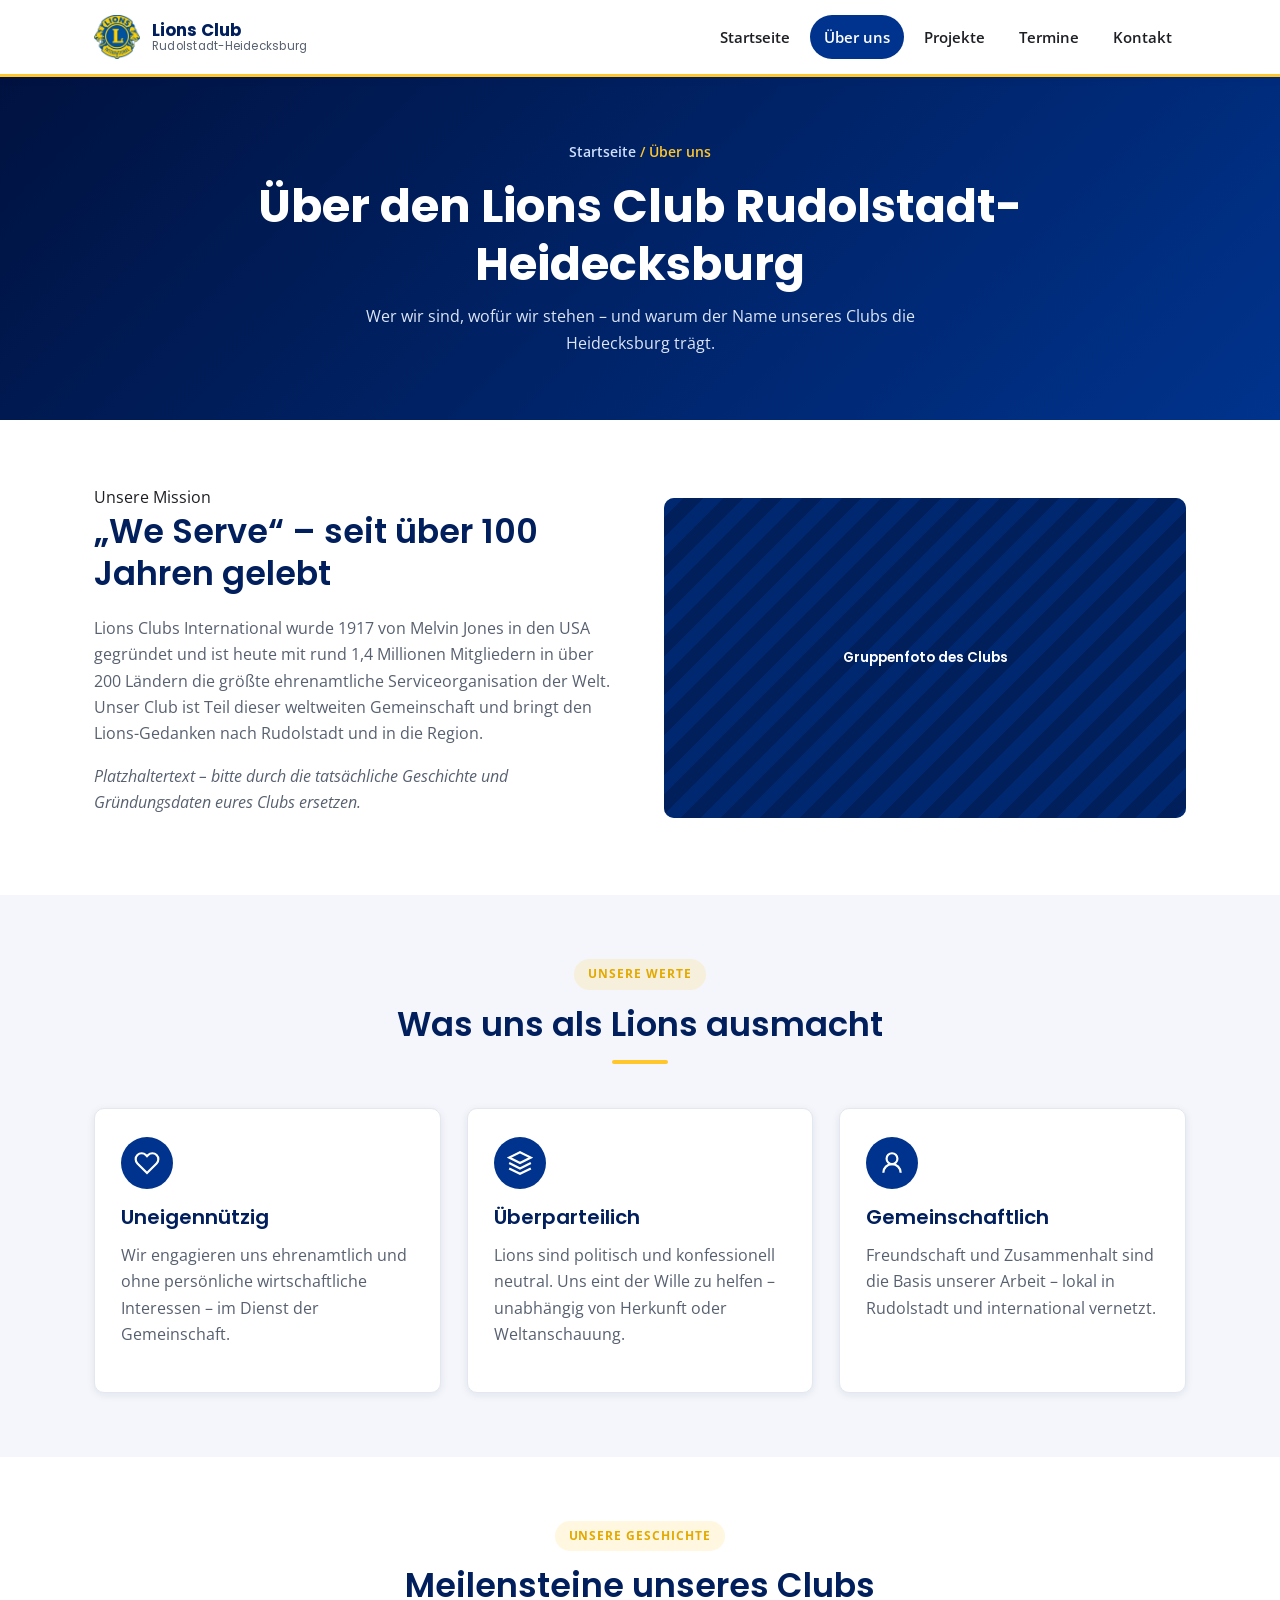
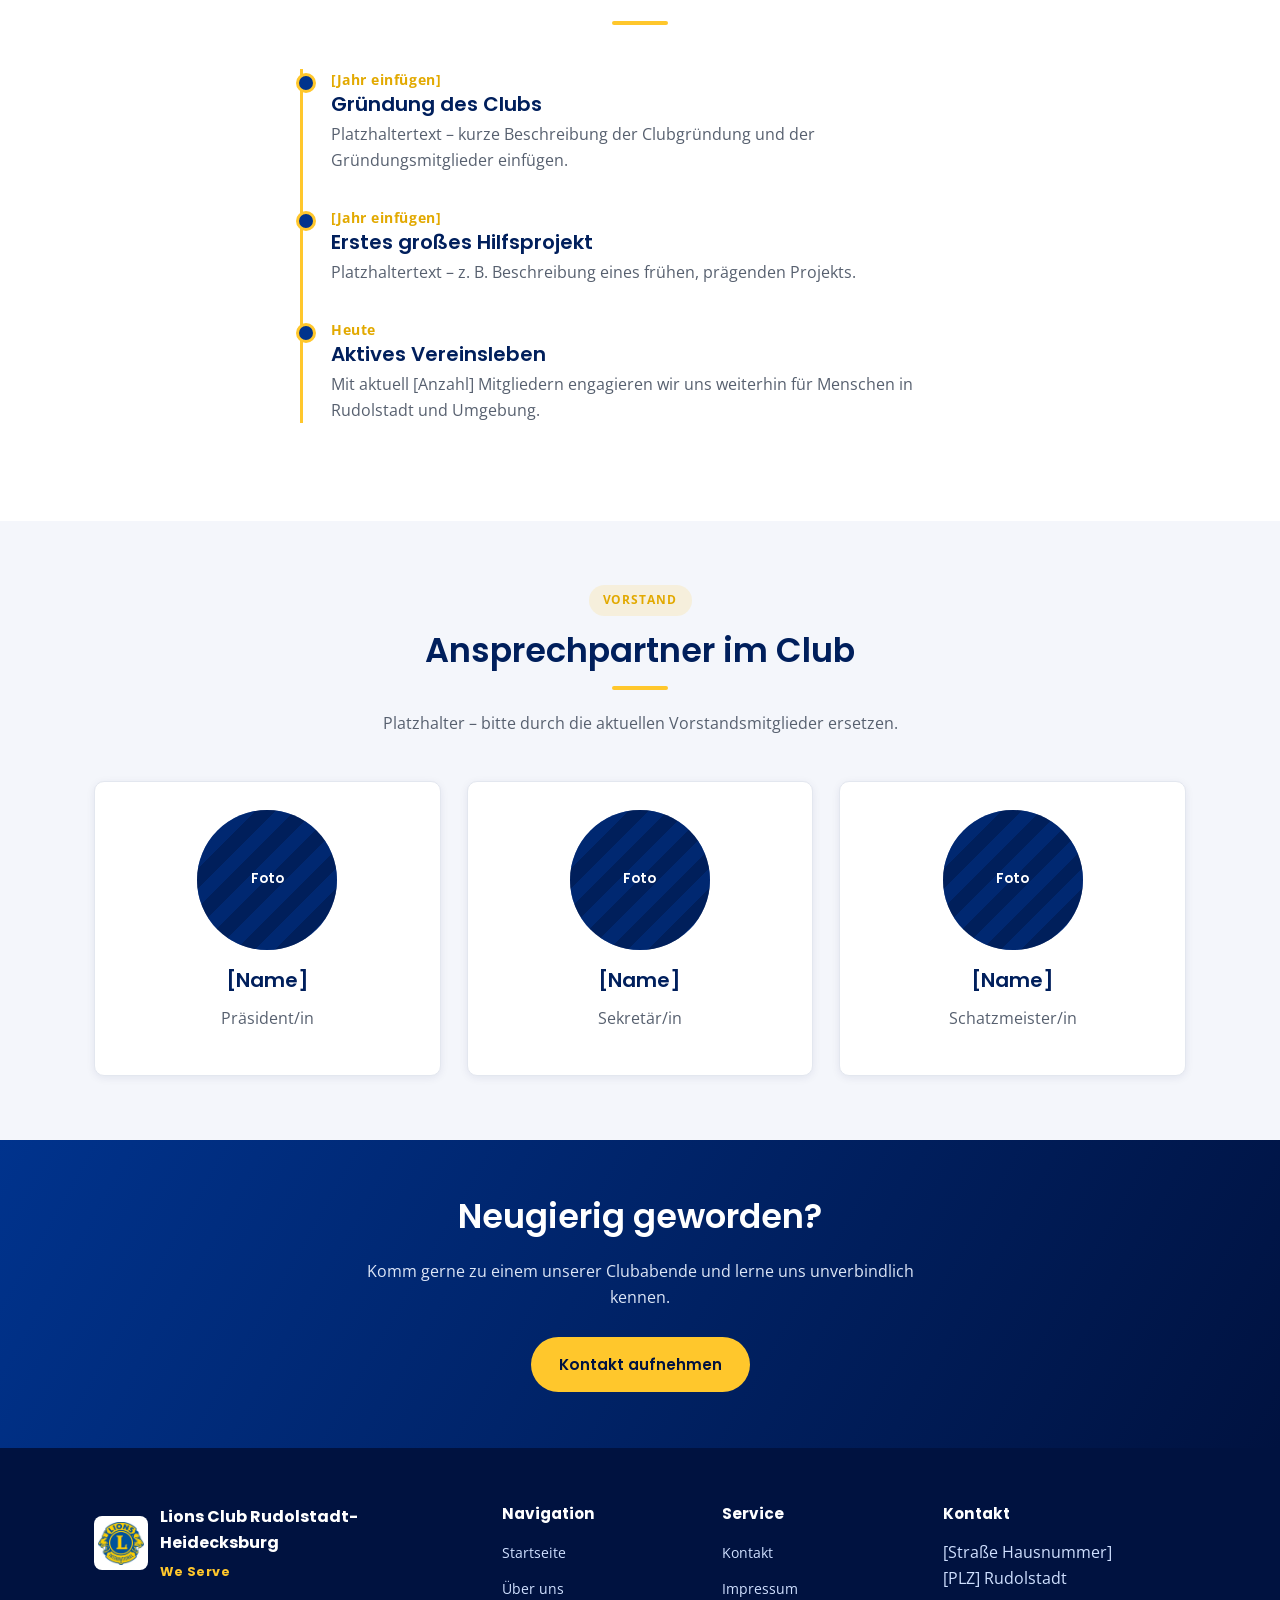
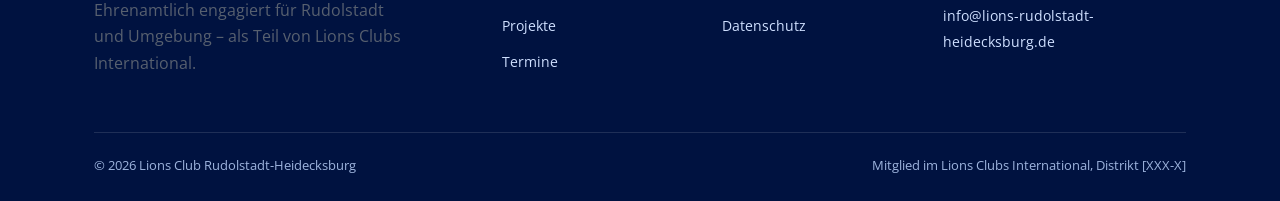
<file: ueber-uns.html>
<!DOCTYPE html>
<html lang="de">
<head>
<meta charset="UTF-8">
<meta name="viewport" content="width=device-width, initial-scale=1.0">
<title>Über uns – Lions Club Rudolstadt-Heidecksburg</title>
<meta name="description" content="Lernen Sie den Lions Club Rudolstadt-Heidecksburg kennen: unsere Geschichte, unsere Werte und die Menschen hinter dem Engagement.">
<link rel="icon" href="data:image/svg+xml,%3Csvg xmlns='http://www.w3.org/2000/svg' viewBox='0 0 100 100'%3E%3Ccircle cx='50' cy='50' r='48' fill='%2300338d'/%3E%3Ccircle cx='50' cy='50' r='48' fill='none' stroke='%23ffc72c' stroke-width='6'/%3E%3Ctext x='50' y='63' font-family='Arial' font-weight='700' font-size='38' fill='%23ffc72c' text-anchor='middle'%3EL%3C/text%3E%3C/svg%3E">
<link rel="preconnect" href="https://fonts.googleapis.com">
<link rel="preconnect" href="https://fonts.gstatic.com" crossorigin>
<link href="https://fonts.googleapis.com/css2?family=Open+Sans:wght@400;600;700&family=Poppins:wght@500;600;700&display=swap" rel="stylesheet">
<link rel="stylesheet" href="css/style.css">
</head>
<body>

<header class="site-header">
  <div class="nav-wrap">
    <a href="index.html" class="brand">
      <img src="img/logo.jpg" alt="Logo Lions Club Rudolstadt-Heidecksburg" class="lions-badge">
      <span>Lions Club<br><small>Rudolstadt-Heidecksburg</small></span>
    </a>
    <button class="nav-toggle" aria-label="Menü öffnen" aria-expanded="false">
      <span></span><span></span><span></span>
    </button>
    <ul class="nav-links">
      <li><a href="index.html">Startseite</a></li>
      <li><a href="ueber-uns.html">Über uns</a></li>
      <li><a href="projekte.html">Projekte</a></li>
      <li><a href="termine.html">Termine</a></li>
      <li><a href="kontakt.html">Kontakt</a></li>
    </ul>
  </div>
</header>

<section class="page-hero">
  <div class="container">
    <div class="breadcrumb"><a href="index.html">Startseite</a> / Über uns</div>
    <h1>Über den Lions Club Rudolstadt-Heidecksburg</h1>
    <p>Wer wir sind, wofür wir stehen – und warum der Name unseres Clubs die Heidecksburg trägt.</p>
  </div>
</section>

<section>
  <div class="container">
    <div class="grid grid-2" style="align-items:center; gap:48px;">
      <div>
        <span class="eyebrow">Unsere Mission</span>
        <h2>„We Serve“ – seit über 100 Jahren gelebt</h2>
        <p>
          Lions Clubs International wurde 1917 von Melvin Jones in den USA gegründet
          und ist heute mit rund 1,4 Millionen Mitgliedern in über 200 Ländern die
          größte ehrenamtliche Serviceorganisation der Welt. Unser Club ist Teil
          dieser weltweiten Gemeinschaft und bringt den Lions-Gedanken nach
          Rudolstadt und in die Region.
        </p>
        <p>
          <em>Platzhaltertext – bitte durch die tatsächliche Geschichte und
          Gründungsdaten eures Clubs ersetzen.</em>
        </p>
      </div>
      <div class="photo-placeholder" style="min-height:320px;">
        <span>Gruppenfoto des Clubs</span>
      </div>
    </div>
  </div>
</section>

<section class="section-alt">
  <div class="container">
    <div class="section-header">
      <span class="eyebrow">Unsere Werte</span>
      <h2>Was uns als Lions ausmacht</h2>
    </div>
    <div class="grid grid-3">
      <div class="card">
        <div class="icon">
          <svg viewBox="0 0 24 24" fill="none" stroke="currentColor" stroke-width="2"><path d="M20.84 4.61a5.5 5.5 0 0 0-7.78 0L12 5.67l-1.06-1.06a5.5 5.5 0 1 0-7.78 7.78L12 21.23l8.84-8.84a5.5 5.5 0 0 0 0-7.78Z"/></svg>
        </div>
        <h3>Uneigennützig</h3>
        <p>Wir engagieren uns ehrenamtlich und ohne persönliche wirtschaftliche
        Interessen – im Dienst der Gemeinschaft.</p>
      </div>
      <div class="card">
        <div class="icon">
          <svg viewBox="0 0 24 24" fill="none" stroke="currentColor" stroke-width="2"><path d="M12 2 2 7l10 5 10-5-10-5Z"/><path d="M2 17l10 5 10-5"/><path d="M2 12l10 5 10-5"/></svg>
        </div>
        <h3>Überparteilich</h3>
        <p>Lions sind politisch und konfessionell neutral. Uns eint der Wille zu
        helfen – unabhängig von Herkunft oder Weltanschauung.</p>
      </div>
      <div class="card">
        <div class="icon">
          <svg viewBox="0 0 24 24" fill="none" stroke="currentColor" stroke-width="2"><circle cx="12" cy="8" r="5"/><path d="M20 21a8 8 0 1 0-16 0"/></svg>
        </div>
        <h3>Gemeinschaftlich</h3>
        <p>Freundschaft und Zusammenhalt sind die Basis unserer Arbeit – lokal in
        Rudolstadt und international vernetzt.</p>
      </div>
    </div>
  </div>
</section>

<section>
  <div class="container">
    <div class="section-header">
      <span class="eyebrow">Unsere Geschichte</span>
      <h2>Meilensteine unseres Clubs</h2>
    </div>
    <div class="timeline" style="max-width:680px; margin:0 auto;">
      <div class="timeline-item">
        <div class="timeline-year">[Jahr einfügen]</div>
        <h3>Gründung des Clubs</h3>
        <p>Platzhaltertext – kurze Beschreibung der Clubgründung und der
        Gründungsmitglieder einfügen.</p>
      </div>
      <div class="timeline-item">
        <div class="timeline-year">[Jahr einfügen]</div>
        <h3>Erstes großes Hilfsprojekt</h3>
        <p>Platzhaltertext – z. B. Beschreibung eines frühen, prägenden Projekts.</p>
      </div>
      <div class="timeline-item">
        <div class="timeline-year">Heute</div>
        <h3>Aktives Vereinsleben</h3>
        <p>Mit aktuell [Anzahl] Mitgliedern engagieren wir uns weiterhin für
        Menschen in Rudolstadt und Umgebung.</p>
      </div>
    </div>
  </div>
</section>

<section class="section-alt">
  <div class="container">
    <div class="section-header">
      <span class="eyebrow">Vorstand</span>
      <h2>Ansprechpartner im Club</h2>
      <p>Platzhalter – bitte durch die aktuellen Vorstandsmitglieder ersetzen.</p>
    </div>
    <div class="grid grid-3">
      <div class="card" style="text-align:center;">
        <div class="photo-placeholder" style="min-height:140px; border-radius:50%; width:140px; margin:0 auto 18px;"><span>Foto</span></div>
        <h3>[Name]</h3>
        <p>Präsident/in</p>
      </div>
      <div class="card" style="text-align:center;">
        <div class="photo-placeholder" style="min-height:140px; border-radius:50%; width:140px; margin:0 auto 18px;"><span>Foto</span></div>
        <h3>[Name]</h3>
        <p>Sekretär/in</p>
      </div>
      <div class="card" style="text-align:center;">
        <div class="photo-placeholder" style="min-height:140px; border-radius:50%; width:140px; margin:0 auto 18px;"><span>Foto</span></div>
        <h3>[Name]</h3>
        <p>Schatzmeister/in</p>
      </div>
    </div>
  </div>
</section>

<section class="cta-band">
  <div class="container">
    <h2>Neugierig geworden?</h2>
    <p>Komm gerne zu einem unserer Clubabende und lerne uns unverbindlich kennen.</p>
    <a href="kontakt.html" class="btn btn-gold">Kontakt aufnehmen</a>
  </div>
</section>

<footer class="site-footer">
  <div class="container">
    <div class="footer-grid">
      <div>
        <div class="footer-brand">
          <img src="img/logo.jpg" alt="Logo Lions Club Rudolstadt-Heidecksburg" class="lions-badge">
          <div>
            <strong>Lions Club Rudolstadt-Heidecksburg</strong>
            <span class="motto">We Serve</span>
          </div>
        </div>
        <p style="max-width:320px;">
          Ehrenamtlich engagiert für Rudolstadt und Umgebung – als Teil von
          Lions Clubs International.
        </p>
      </div>
      <div>
        <h4>Navigation</h4>
        <ul class="footer-links">
          <li><a href="index.html">Startseite</a></li>
          <li><a href="ueber-uns.html">Über uns</a></li>
          <li><a href="projekte.html">Projekte</a></li>
          <li><a href="termine.html">Termine</a></li>
        </ul>
      </div>
      <div>
        <h4>Service</h4>
        <ul class="footer-links">
          <li><a href="kontakt.html">Kontakt</a></li>
          <li><a href="impressum.html">Impressum</a></li>
          <li><a href="datenschutz.html">Datenschutz</a></li>
        </ul>
      </div>
      <div>
        <h4>Kontakt</h4>
        <ul class="footer-links">
          <li>[Straße Hausnummer]<br>[PLZ] Rudolstadt</li>
          <li><a href="mailto:info@lions-rudolstadt-heidecksburg.de">info@lions-rudolstadt-heidecksburg.de</a></li>
        </ul>
      </div>
    </div>
    <div class="footer-bottom">
      <span>© <span data-current-year>2026</span> Lions Club Rudolstadt-Heidecksburg</span>
      <span>Mitglied im Lions Clubs International, Distrikt [XXX-X]</span>
    </div>
  </div>
</footer>

<script src="js/script.js"></script>
</body>
</html>
</file>
<file: css/style.css>
/* ==========================================================================
   Lions Club Rudolstadt-Heidecksburg – Stylesheet
   Farb- und Gestaltungssprache angelehnt an Lions Clubs International
   (Lions-Blau & Lions-Gold), bewusst schlicht gehalten.
   ========================================================================== */

:root {
  /* Lions-Farbwelt */
  --lions-blue: #00338d;
  --lions-blue-dark: #001f5c;
  --lions-blue-darker: #001240;
  --lions-gold: #ffc72c;
  --lions-gold-dark: #e2a900;

  --text-dark: #1d1f24;
  --text-muted: #57606f;
  --text-light: #f5f7fa;

  --bg-page: #ffffff;
  --bg-alt: #f4f6fb;
  --border-light: #e3e7ef;

  --radius: 10px;
  --shadow-sm: 0 2px 8px rgba(0, 31, 92, 0.08);
  --shadow-md: 0 8px 24px rgba(0, 31, 92, 0.12);

  --max-width: 1140px;
  --font-head: "Poppins", "Segoe UI", Arial, sans-serif;
  --font-body: "Open Sans", "Segoe UI", Arial, sans-serif;
}

/* ---------- Reset & Basics ---------- */
* {
  box-sizing: border-box;
}

html {
  scroll-behavior: smooth;
}

body {
  margin: 0;
  font-family: var(--font-body);
  color: var(--text-dark);
  background: var(--bg-page);
  line-height: 1.65;
  -webkit-font-smoothing: antialiased;
}

img {
  max-width: 100%;
  display: block;
}

a {
  color: var(--lions-blue);
  text-decoration: none;
}

a:hover {
  color: var(--lions-blue-dark);
}

h1, h2, h3, h4 {
  font-family: var(--font-head);
  color: var(--lions-blue-dark);
  line-height: 1.25;
  margin: 0 0 0.6em;
}

h1 { font-size: clamp(2rem, 4vw, 2.9rem); font-weight: 700; }
h2 { font-size: clamp(1.5rem, 3vw, 2.1rem); font-weight: 600; }
h3 { font-size: 1.25rem; font-weight: 600; }

p { margin: 0 0 1em; color: var(--text-muted); }

.container {
  max-width: var(--max-width);
  margin: 0 auto;
  padding: 0 24px;
}

section {
  padding: 64px 0;
}

.section-alt {
  background: var(--bg-alt);
}

.section-header {
  text-align: center;
  max-width: 680px;
  margin: 0 auto 44px;
}

.section-header .eyebrow {
  display: inline-block;
  color: var(--lions-gold-dark);
  background: rgba(255, 199, 44, 0.15);
  font-weight: 700;
  font-size: 0.78rem;
  letter-spacing: 0.08em;
  text-transform: uppercase;
  padding: 5px 14px;
  border-radius: 999px;
  margin-bottom: 14px;
}

.section-header h2::after,
.underline::after {
  content: "";
  display: block;
  width: 56px;
  height: 4px;
  background: var(--lions-gold);
  border-radius: 4px;
  margin: 14px auto 0;
}

.left-align .section-header {
  margin-left: 0;
  text-align: left;
}
.left-align .section-header h2::after {
  margin-left: 0;
}

/* ---------- Buttons ---------- */
.btn {
  display: inline-flex;
  align-items: center;
  gap: 8px;
  font-family: var(--font-head);
  font-weight: 600;
  font-size: 0.95rem;
  padding: 13px 26px;
  border-radius: 999px;
  border: 2px solid transparent;
  cursor: pointer;
  transition: all 0.2s ease;
}

.btn-gold {
  background: var(--lions-gold);
  color: var(--lions-blue-darker);
}
.btn-gold:hover {
  background: var(--lions-gold-dark);
  color: var(--lions-blue-darker);
}

.btn-outline {
  background: transparent;
  border-color: #ffffffaa;
  color: #fff;
}
.btn-outline:hover {
  background: rgba(255, 255, 255, 0.12);
  border-color: #fff;
  color: #fff;
}

.btn-blue {
  background: var(--lions-blue);
  color: #fff;
}
.btn-blue:hover {
  background: var(--lions-blue-dark);
  color: #fff;
}

/* ---------- Header / Navigation ---------- */
.site-header {
  position: sticky;
  top: 0;
  z-index: 100;
  background: #fff;
  border-bottom: 3px solid var(--lions-gold);
  box-shadow: var(--shadow-sm);
}

.nav-wrap {
  max-width: var(--max-width);
  margin: 0 auto;
  padding: 14px 24px;
  display: flex;
  align-items: center;
  justify-content: space-between;
}

.brand {
  display: flex;
  align-items: center;
  gap: 12px;
  font-family: var(--font-head);
  font-weight: 700;
  color: var(--lions-blue-dark);
  font-size: 1.05rem;
  line-height: 1.2;
}

.brand small {
  display: block;
  font-weight: 400;
  font-size: 0.72rem;
  color: var(--text-muted);
  letter-spacing: 0.02em;
}

.lions-badge {
  width: 46px;
  height: 46px;
  flex-shrink: 0;
  object-fit: contain;
}

.footer-brand .lions-badge {
  width: 54px;
  height: 54px;
  background: #fff;
  border-radius: 8px;
  padding: 4px;
}

.nav-links {
  display: flex;
  gap: 6px;
  list-style: none;
  margin: 0;
  padding: 0;
  align-items: center;
}

.nav-links a {
  display: inline-block;
  padding: 10px 14px;
  border-radius: 999px;
  font-weight: 600;
  font-size: 0.94rem;
  color: var(--text-dark);
}

.nav-links a:hover,
.nav-links a.active {
  background: var(--lions-blue);
  color: #fff;
}

.nav-toggle {
  display: none;
  background: none;
  border: none;
  cursor: pointer;
  padding: 8px;
}
.nav-toggle span {
  display: block;
  width: 26px;
  height: 3px;
  margin: 5px 0;
  background: var(--lions-blue-dark);
  border-radius: 2px;
}

/* ---------- Hero ---------- */
.hero {
  position: relative;
  background: linear-gradient(135deg, var(--lions-blue-darker), var(--lions-blue) 70%);
  color: #fff;
  overflow: hidden;
  padding: 90px 0 100px;
}

.hero::before {
  content: "";
  position: absolute;
  right: -120px;
  top: -120px;
  width: 420px;
  height: 420px;
  background: radial-gradient(circle, rgba(255, 199, 44, 0.35), transparent 70%);
}

.hero::after {
  content: "";
  position: absolute;
  left: -100px;
  bottom: -140px;
  width: 360px;
  height: 360px;
  border-radius: 50%;
  border: 40px solid rgba(255, 255, 255, 0.06);
}

.hero .container {
  position: relative;
  z-index: 2;
}

.hero-inner {
  max-width: 680px;
}

.hero .eyebrow {
  display: inline-block;
  color: var(--lions-blue-darker);
  background: var(--lions-gold);
  font-weight: 700;
  font-size: 0.78rem;
  letter-spacing: 0.08em;
  text-transform: uppercase;
  padding: 6px 16px;
  border-radius: 999px;
  margin-bottom: 20px;
}

.hero h1 {
  color: #fff;
}

.hero p.lead {
  color: #dce6f7;
  font-size: 1.1rem;
  max-width: 560px;
}

.hero-actions {
  display: flex;
  flex-wrap: wrap;
  gap: 14px;
  margin-top: 30px;
}

.hero-strip {
  background: var(--lions-blue-darker);
  padding: 18px 0 90px;
  margin-top: -78px;
  position: relative;
  z-index: 3;
}

.stat-cards {
  display: grid;
  grid-template-columns: repeat(4, 1fr);
  gap: 18px;
}

.stat-card {
  background: #fff;
  border-radius: var(--radius);
  padding: 22px 18px;
  text-align: center;
  box-shadow: var(--shadow-md);
}

.stat-card .num {
  font-family: var(--font-head);
  font-weight: 700;
  font-size: 1.9rem;
  color: var(--lions-blue);
}

.stat-card .label {
  font-size: 0.85rem;
  color: var(--text-muted);
  font-weight: 600;
}

/* ---------- Page header (Unterseiten) ---------- */
.page-hero {
  background: linear-gradient(135deg, var(--lions-blue-darker), var(--lions-blue));
  color: #fff;
  padding: 64px 0;
  text-align: center;
}

.page-hero h1 { color: #fff; margin-bottom: 10px; }
.page-hero p { color: #dce6f7; max-width: 620px; margin: 0 auto; }

.breadcrumb {
  font-size: 0.85rem;
  color: var(--lions-gold);
  font-weight: 600;
  margin-bottom: 14px;
}
.breadcrumb a { color: #cfe0ff; }

/* ---------- Cards / Grids ---------- */
.grid {
  display: grid;
  gap: 26px;
}
.grid-3 { grid-template-columns: repeat(3, 1fr); }
.grid-2 { grid-template-columns: repeat(2, 1fr); }

.card {
  background: #fff;
  border: 1px solid var(--border-light);
  border-radius: var(--radius);
  padding: 28px 26px;
  box-shadow: var(--shadow-sm);
  transition: transform 0.2s ease, box-shadow 0.2s ease;
}

.card:hover {
  transform: translateY(-4px);
  box-shadow: var(--shadow-md);
}

.card .icon {
  width: 52px;
  height: 52px;
  border-radius: 50%;
  background: var(--lions-blue);
  color: #fff;
  display: flex;
  align-items: center;
  justify-content: center;
  margin-bottom: 16px;
}
.card .icon svg { width: 26px; height: 26px; }

/* Bild-Platzhalter (bis echte Vereinsfotos eingesetzt werden) */
.photo-placeholder {
  border-radius: var(--radius);
  background: repeating-linear-gradient(
      135deg,
      var(--lions-blue) 0px,
      var(--lions-blue) 14px,
      var(--lions-blue-dark) 14px,
      var(--lions-blue-dark) 28px
    );
  position: relative;
  color: #fff;
  display: flex;
  align-items: center;
  justify-content: center;
  text-align: center;
  min-height: 180px;
  overflow: hidden;
}
.photo-placeholder::before {
  content: "";
  position: absolute;
  inset: 0;
  background: rgba(0, 31, 92, 0.55);
}
.photo-placeholder span {
  position: relative;
  z-index: 1;
  font-family: var(--font-head);
  font-weight: 600;
  font-size: 0.85rem;
  padding: 0 16px;
}

/* ---------- Projekt-Karten ---------- */
.project-card {
  background: #fff;
  border-radius: var(--radius);
  overflow: hidden;
  border: 1px solid var(--border-light);
  box-shadow: var(--shadow-sm);
}
.project-card .photo-placeholder {
  min-height: 160px;
  border-radius: 0;
}
.project-card .body {
  padding: 22px 24px;
}
.tag {
  display: inline-block;
  background: rgba(0, 51, 141, 0.08);
  color: var(--lions-blue);
  font-size: 0.75rem;
  font-weight: 700;
  letter-spacing: 0.03em;
  text-transform: uppercase;
  padding: 4px 10px;
  border-radius: 999px;
  margin-bottom: 10px;
}

/* ---------- Timeline (Über uns) ---------- */
.timeline {
  border-left: 3px solid var(--lions-gold);
  padding-left: 28px;
  margin-left: 8px;
}
.timeline-item {
  position: relative;
  margin-bottom: 34px;
}
.timeline-item::before {
  content: "";
  position: absolute;
  left: -35px;
  top: 4px;
  width: 14px;
  height: 14px;
  border-radius: 50%;
  background: var(--lions-blue);
  border: 3px solid var(--lions-gold);
}
.timeline-item h3 { margin-bottom: 4px; }
.timeline-year {
  font-weight: 700;
  color: var(--lions-gold-dark);
  font-size: 0.85rem;
  letter-spacing: 0.04em;
}

/* ---------- Termine / Tabelle ---------- */
.events-list {
  display: flex;
  flex-direction: column;
  gap: 14px;
}

.event-row {
  display: grid;
  grid-template-columns: 110px 1fr auto;
  gap: 20px;
  align-items: center;
  background: #fff;
  border: 1px solid var(--border-light);
  border-radius: var(--radius);
  padding: 18px 22px;
  box-shadow: var(--shadow-sm);
}

.event-date {
  background: var(--lions-blue);
  color: #fff;
  border-radius: 8px;
  padding: 10px 8px;
  text-align: center;
  font-family: var(--font-head);
}
.event-date .day { font-size: 1.5rem; font-weight: 700; display: block; }
.event-date .month { font-size: 0.75rem; text-transform: uppercase; letter-spacing: 0.06em; }

.event-title { margin: 0 0 4px; font-family: var(--font-head); font-weight: 600; color: var(--lions-blue-dark); }
.event-meta { font-size: 0.86rem; color: var(--text-muted); margin: 0; }

.event-badge {
  justify-self: end;
  font-size: 0.75rem;
  font-weight: 700;
  text-transform: uppercase;
  letter-spacing: 0.03em;
  padding: 6px 12px;
  border-radius: 999px;
  background: rgba(255, 199, 44, 0.2);
  color: var(--lions-gold-dark);
  white-space: nowrap;
}
.event-badge.public { background: rgba(0, 51, 141, 0.09); color: var(--lions-blue); }

/* ---------- Formular (Kontakt) ---------- */
.form-grid {
  display: grid;
  grid-template-columns: repeat(2, 1fr);
  gap: 18px;
}
.form-grid .full { grid-column: 1 / -1; }

label {
  display: block;
  font-weight: 600;
  font-size: 0.88rem;
  margin-bottom: 6px;
  color: var(--text-dark);
}

input, textarea, select {
  width: 100%;
  font-family: var(--font-body);
  font-size: 0.95rem;
  padding: 12px 14px;
  border: 1.5px solid var(--border-light);
  border-radius: 8px;
  background: #fff;
  color: var(--text-dark);
}

input:focus, textarea:focus, select:focus {
  outline: none;
  border-color: var(--lions-blue);
}

textarea { resize: vertical; min-height: 130px; }

.form-note {
  font-size: 0.82rem;
  color: var(--text-muted);
  margin-top: 10px;
}

.contact-info-card {
  background: var(--lions-blue-darker);
  color: #fff;
  border-radius: var(--radius);
  padding: 32px 28px;
}
.contact-info-card h3 { color: #fff; }
.contact-info-card p { color: #cfe0ff; }
.contact-line {
  display: flex;
  gap: 14px;
  margin-bottom: 18px;
  align-items: flex-start;
}
.contact-line .icon-sm {
  width: 34px;
  height: 34px;
  flex-shrink: 0;
  border-radius: 50%;
  background: var(--lions-gold);
  color: var(--lions-blue-darker);
  display: flex;
  align-items: center;
  justify-content: center;
}
.contact-line .icon-sm svg { width: 17px; height: 17px; }

.map-placeholder {
  border-radius: var(--radius);
  min-height: 260px;
  background: linear-gradient(135deg, var(--bg-alt), #e4e9f4);
  border: 2px dashed var(--border-light);
  display: flex;
  flex-direction: column;
  align-items: center;
  justify-content: center;
  color: var(--text-muted);
  text-align: center;
  gap: 8px;
}

/* ---------- CTA Band ---------- */
.cta-band {
  background: linear-gradient(120deg, var(--lions-blue), var(--lions-blue-darker));
  color: #fff;
  padding: 56px 0;
  text-align: center;
}
.cta-band h2 { color: #fff; }
.cta-band p { color: #dce6f7; max-width: 560px; margin: 0 auto 26px; }

/* ---------- Footer ---------- */
.site-footer {
  background: var(--lions-blue-darker);
  color: #cfe0ff;
  padding: 56px 0 24px;
}

.footer-grid {
  display: grid;
  grid-template-columns: 2fr 1fr 1fr 1.3fr;
  gap: 34px;
  margin-bottom: 40px;
}

.footer-brand {
  display: flex;
  gap: 12px;
  align-items: center;
  margin-bottom: 14px;
}
.footer-brand strong {
  color: #fff;
  font-family: var(--font-head);
  display: block;
}
.footer-brand span {
  font-size: 0.8rem;
  color: var(--lions-gold);
}

.site-footer h4 {
  color: #fff;
  font-size: 0.95rem;
  margin-bottom: 16px;
}

.footer-links {
  list-style: none;
  margin: 0;
  padding: 0;
  display: flex;
  flex-direction: column;
  gap: 10px;
}
.footer-links a {
  color: #cfe0ff;
  font-size: 0.9rem;
}
.footer-links a:hover { color: var(--lions-gold); }

.motto {
  font-family: var(--font-head);
  font-weight: 700;
  color: var(--lions-gold);
  letter-spacing: 0.04em;
}

.footer-bottom {
  border-top: 1px solid rgba(255, 255, 255, 0.12);
  padding-top: 22px;
  display: flex;
  flex-wrap: wrap;
  gap: 12px;
  justify-content: space-between;
  align-items: center;
  font-size: 0.82rem;
  color: #9db4dd;
}
.footer-bottom a { color: #9db4dd; }
.footer-bottom a:hover { color: var(--lions-gold); }

/* ---------- Responsive ---------- */
@media (max-width: 900px) {
  .grid-3 { grid-template-columns: 1fr 1fr; }
  .footer-grid { grid-template-columns: 1fr 1fr; }
  .stat-cards { grid-template-columns: repeat(2, 1fr); }
}

@media (max-width: 760px) {
  .nav-toggle { display: block; }

  .nav-links {
    position: absolute;
    top: 100%;
    left: 0;
    right: 0;
    background: #fff;
    flex-direction: column;
    align-items: stretch;
    padding: 10px 20px 20px;
    border-bottom: 3px solid var(--lions-gold);
    box-shadow: var(--shadow-md);
    display: none;
  }
  .nav-links.open { display: flex; }
  .nav-links a { text-align: center; }

  .grid-3, .grid-2, .form-grid { grid-template-columns: 1fr; }
  .footer-grid { grid-template-columns: 1fr; }
  .stat-cards { grid-template-columns: 1fr 1fr; }
  .event-row { grid-template-columns: 70px 1fr; }
  .event-badge { grid-column: 1 / -1; justify-self: start; }
  section { padding: 48px 0; }
  .hero { padding: 60px 0 80px; }
}
</file>
